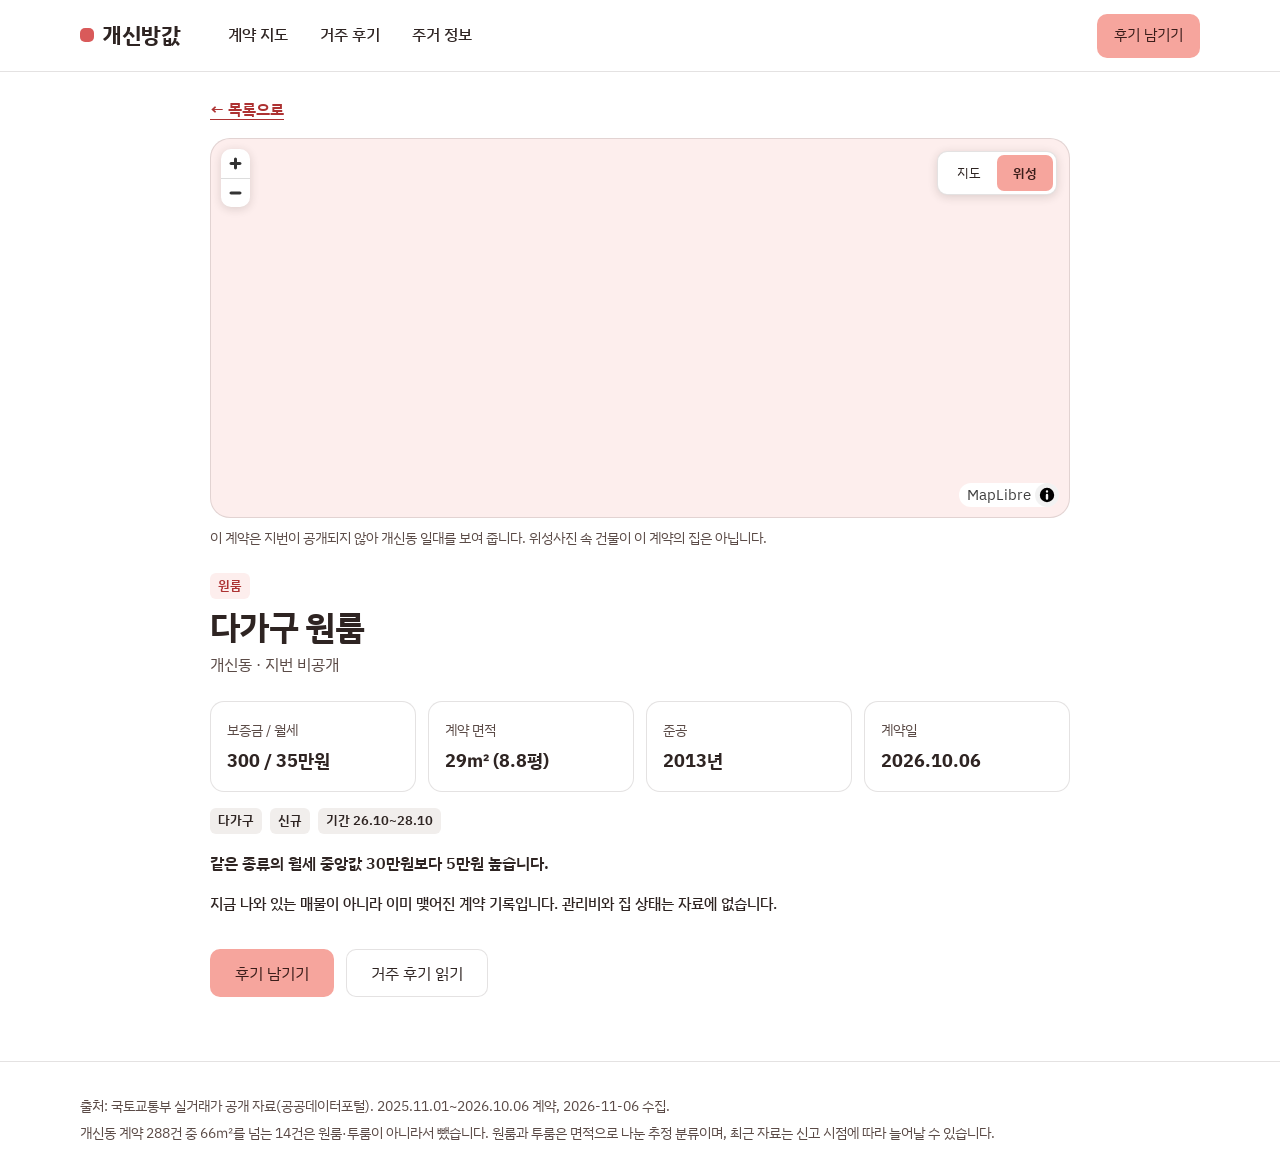
<file: detail.html>
<!doctype html>
<html lang="ko">
<head>
<meta charset="utf-8">
<meta name="viewport" content="width=device-width, initial-scale=1, viewport-fit=cover">
<link rel="preconnect" href="https://fonts.googleapis.com">
<link rel="preconnect" href="https://fonts.gstatic.com" crossorigin>
<link rel="stylesheet" href="https://fonts.googleapis.com/css2?family=IBM+Plex+Sans+KR:wght@400;500;600;700&display=swap">
<link rel="stylesheet" href="assets/vendor/maplibre-gl.css">
<link rel="stylesheet" href="assets/site.css">
<title>계약 상세 | 개신방값</title>
<meta name="description" content="개신동 전월세 계약 상세 정보와 위성사진.">
</head>
<body data-page="detail">
<div id="head"></div>
<main id="main"><div class="wrap detail" id="detail"></div></main>
<div id="foot"></div>
<script src="assets/vendor/maplibre-gl.js"></script>
<script src="assets/data.js"></script>
<script src="assets/coords.js"></script>
<script src="assets/site.js"></script>
</body>
</html>
</file>
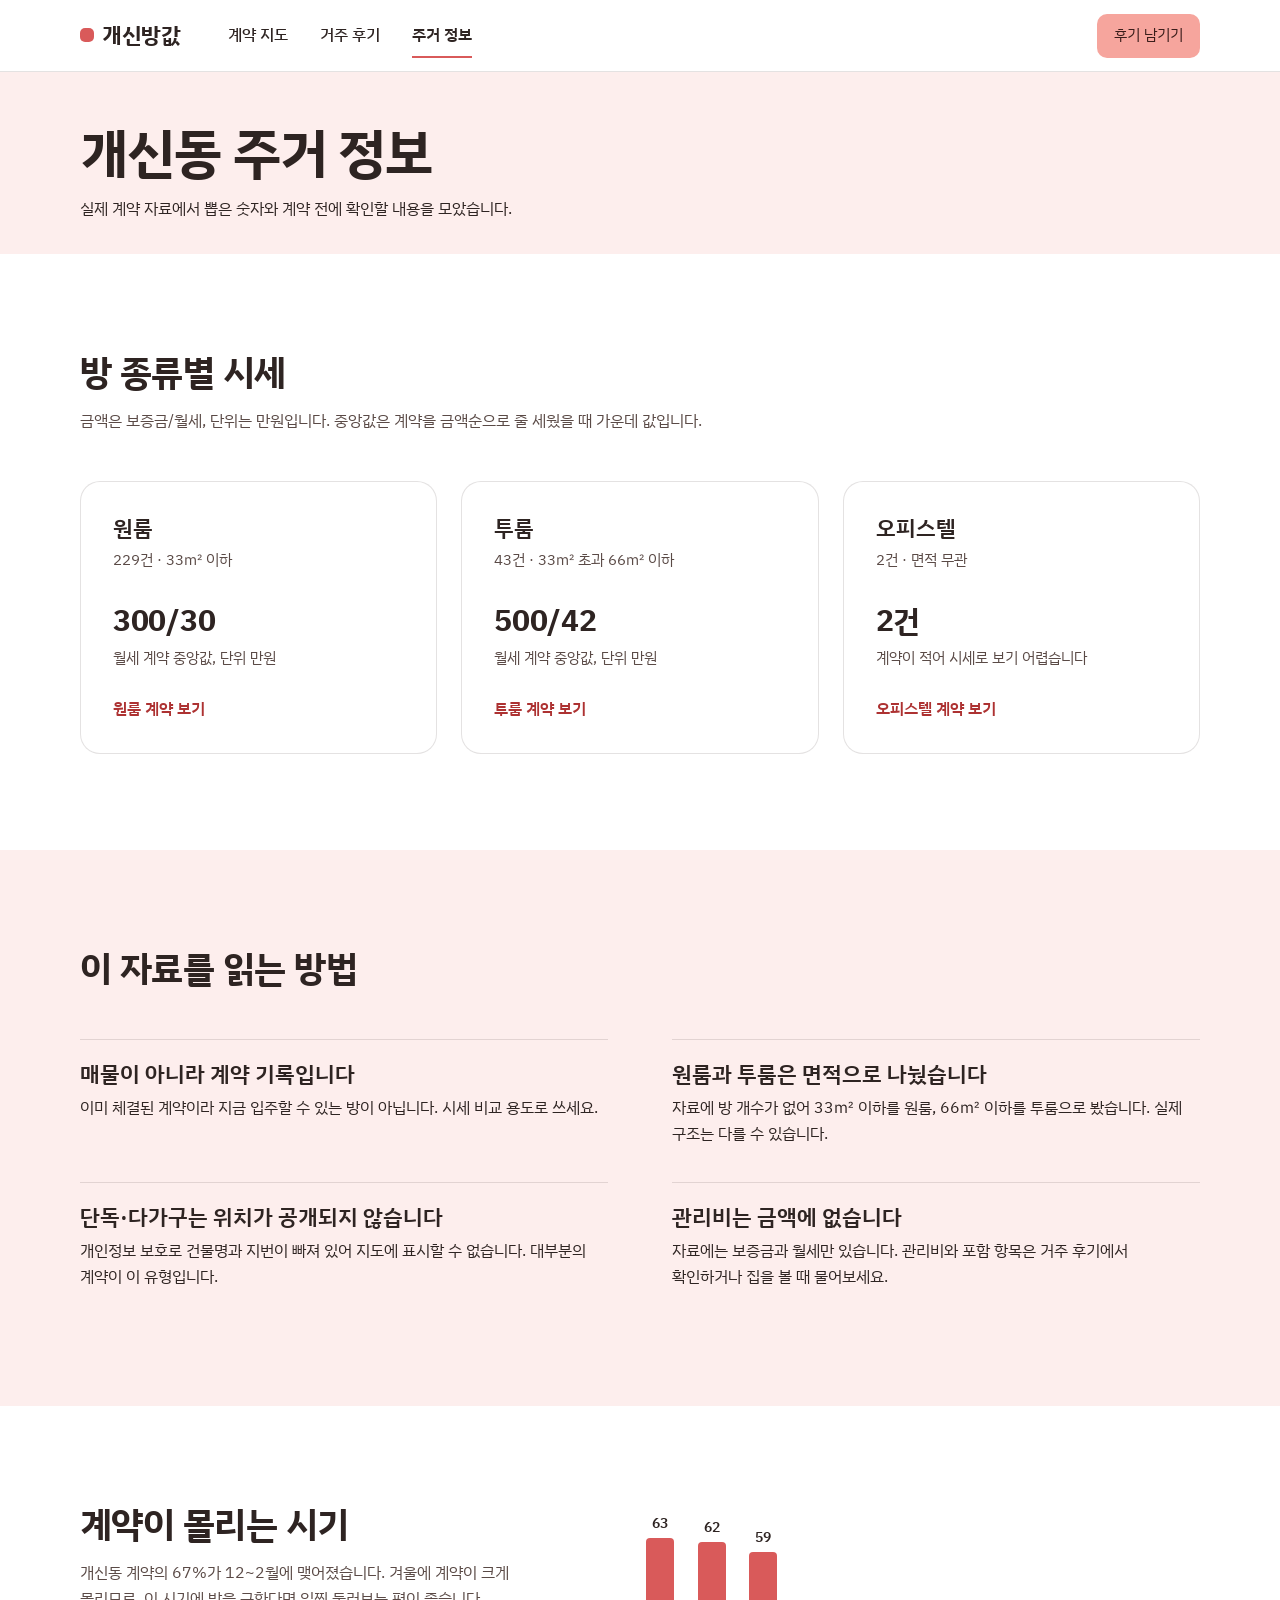
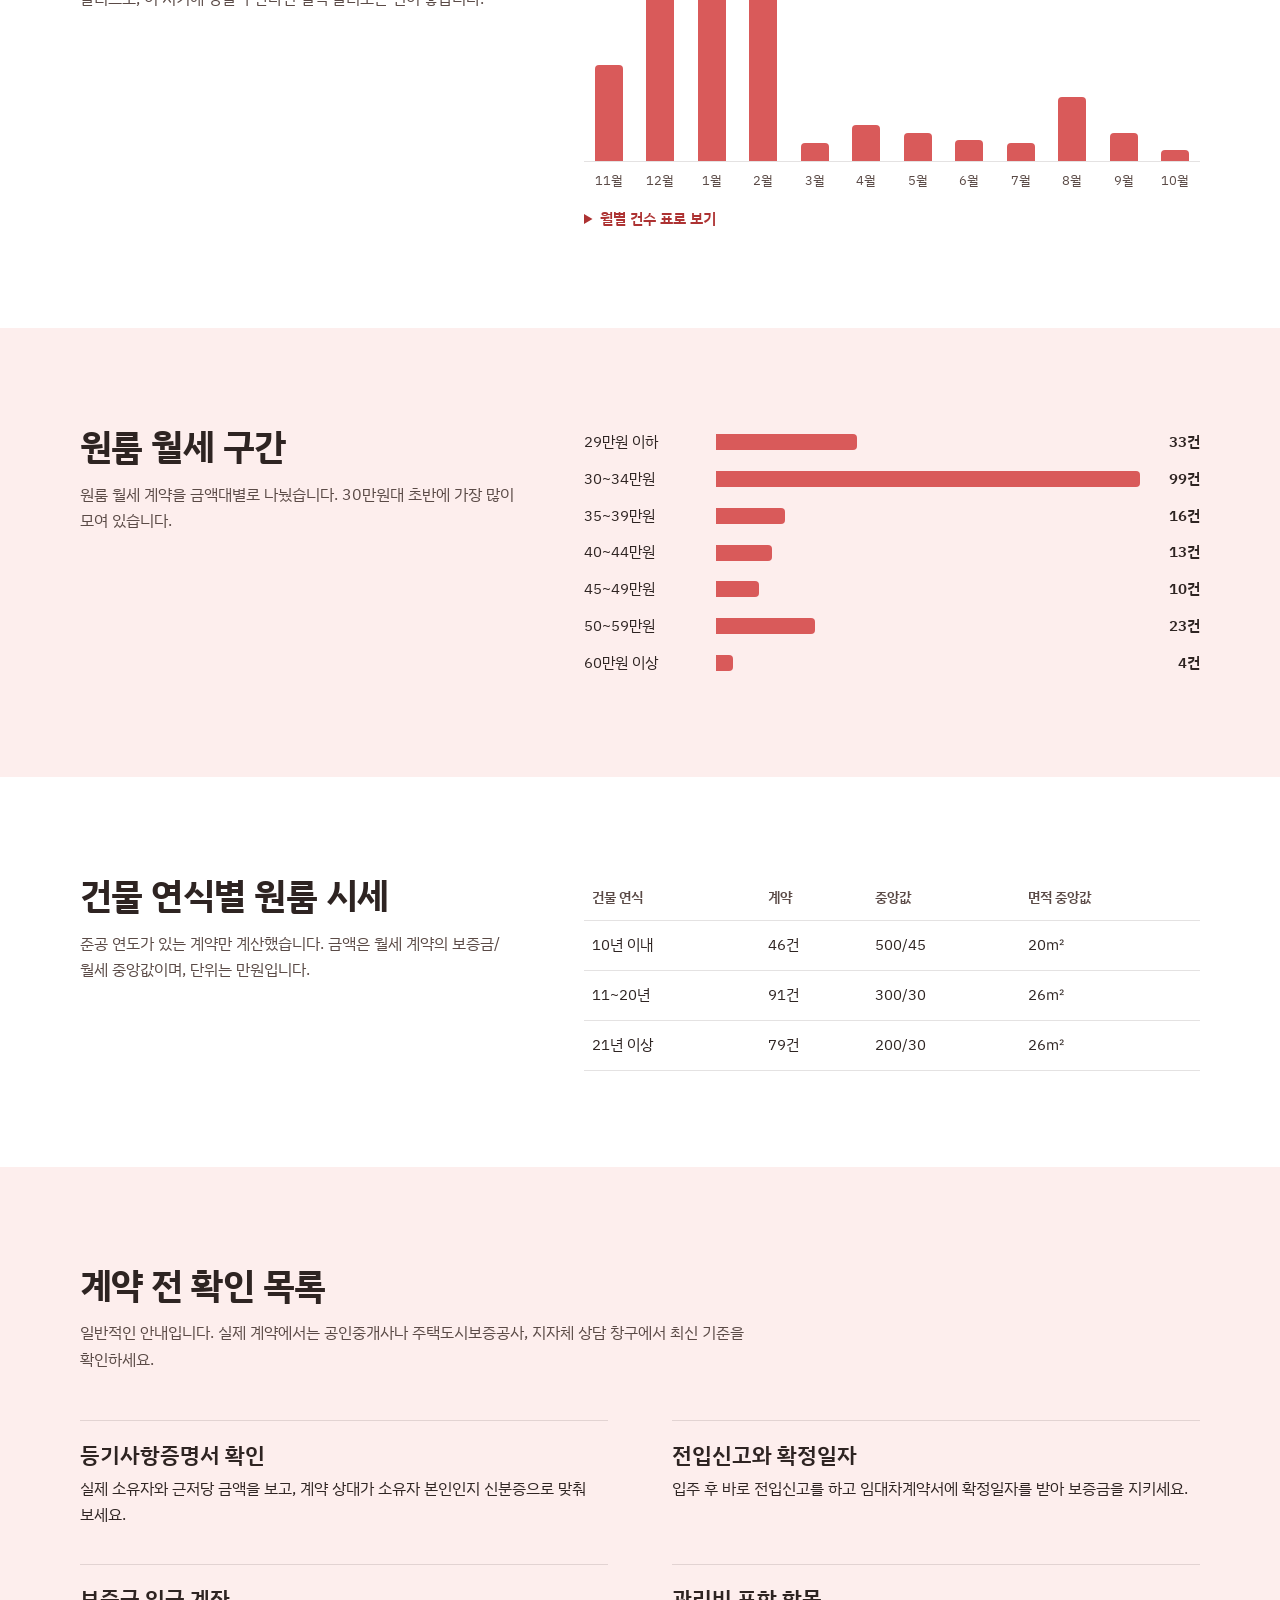
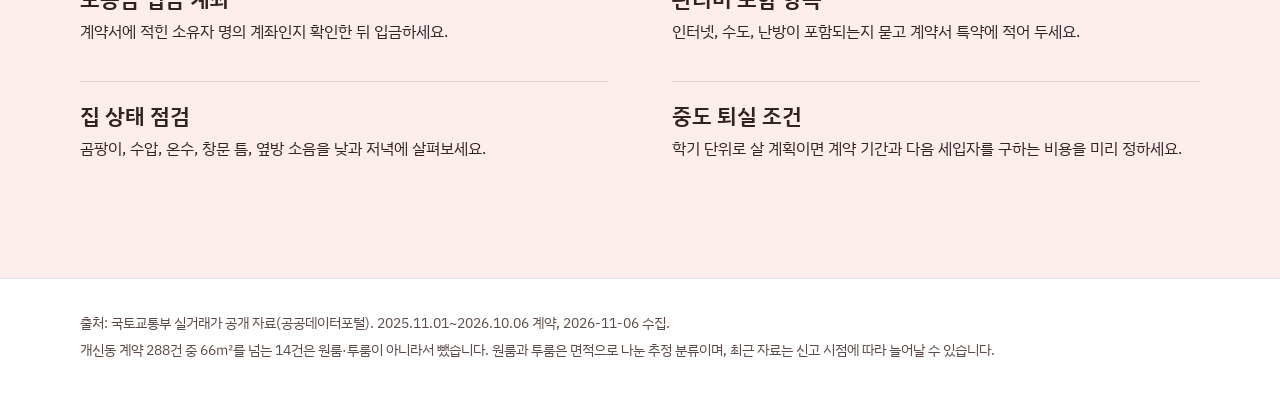
<file: guide.html>
<!doctype html>
<html lang="ko">
<head>
<meta charset="utf-8">
<meta name="viewport" content="width=device-width, initial-scale=1, viewport-fit=cover">
<link rel="preconnect" href="https://fonts.googleapis.com">
<link rel="preconnect" href="https://fonts.gstatic.com" crossorigin>
<link rel="stylesheet" href="https://fonts.googleapis.com/css2?family=IBM+Plex+Sans+KR:wght@400;500;600;700&display=swap">
<link rel="stylesheet" href="assets/site.css">
<title>주거 정보 | 개신방값</title>
<meta name="description" content="개신동 실거래 자료로 본 계약 시기, 월세 구간과 계약 전 확인할 내용.">
</head>
<body data-page="guide">
<div id="head"></div>
<main id="main">
<div class="pagehead"><div class="wrap">
<h1>개신동 주거 정보</h1>
<p class="sub">실제 계약 자료에서 뽑은 숫자와 계약 전에 확인할 내용을 모았습니다.</p>
</div></div>
<section class="block"><div class="wrap">
<h2>방 종류별 시세</h2>
<p class="sub">금액은 보증금/월세, 단위는 만원입니다. 중앙값은 계약을 금액순으로 줄 세웠을 때 가운데 값입니다.</p>
<div class="grid3" id="tiles"></div>
</div></section>
<section class="block block--alt"><div class="wrap">
<h2>이 자료를 읽는 방법</h2>
<ul class="checks">
<li><h3>매물이 아니라 계약 기록입니다</h3><p>이미 체결된 계약이라 지금 입주할 수 있는 방이 아닙니다. 시세 비교 용도로 쓰세요.</p></li>
<li><h3>원룸과 투룸은 면적으로 나눴습니다</h3><p>자료에 방 개수가 없어 33㎡ 이하를 원룸, 66㎡ 이하를 투룸으로 봤습니다. 실제 구조는 다를 수 있습니다.</p></li>
<li><h3>단독·다가구는 위치가 공개되지 않습니다</h3><p>개인정보 보호로 건물명과 지번이 빠져 있어 지도에 표시할 수 없습니다. 대부분의 계약이 이 유형입니다.</p></li>
<li><h3>관리비는 금액에 없습니다</h3><p>자료에는 보증금과 월세만 있습니다. 관리비와 포함 항목은 거주 후기에서 확인하거나 집을 볼 때 물어보세요.</p></li>
</ul>
</div></section>
<section class="block"><div class="wrap split">
<div><h2>계약이 몰리는 시기</h2><p class="sub" id="peakGuide"></p></div>
<div id="monthChart"></div>
</div></section>
<section class="block block--alt"><div class="wrap split">
<div><h2>원룸 월세 구간</h2><p class="sub">원룸 월세 계약을 금액대별로 나눴습니다. 30만원대 초반에 가장 많이 모여 있습니다.</p></div>
<ul class="hbars" id="bands"></ul>
</div></section>
<section class="block"><div class="wrap split">
<div><h2>건물 연식별 원룸 시세</h2><p class="sub">준공 연도가 있는 계약만 계산했습니다. 금액은 월세 계약의 보증금/월세 중앙값이며, 단위는 만원입니다.</p></div>
<table><thead><tr><th>건물 연식</th><th>계약</th><th>중앙값</th><th>면적 중앙값</th></tr></thead><tbody id="age"></tbody></table>
</div></section>
<section class="block block--alt"><div class="wrap">
<h2>계약 전 확인 목록</h2>
<p class="sub">일반적인 안내입니다. 실제 계약에서는 공인중개사나 주택도시보증공사, 지자체 상담 창구에서 최신 기준을 확인하세요.</p>
<ul class="checks">
<li><h3>등기사항증명서 확인</h3><p>실제 소유자와 근저당 금액을 보고, 계약 상대가 소유자 본인인지 신분증으로 맞춰 보세요.</p></li>
<li><h3>전입신고와 확정일자</h3><p>입주 후 바로 전입신고를 하고 임대차계약서에 확정일자를 받아 보증금을 지키세요.</p></li>
<li><h3>보증금 입금 계좌</h3><p>계약서에 적힌 소유자 명의 계좌인지 확인한 뒤 입금하세요.</p></li>
<li><h3>관리비 포함 항목</h3><p>인터넷, 수도, 난방이 포함되는지 묻고 계약서 특약에 적어 두세요.</p></li>
<li><h3>집 상태 점검</h3><p>곰팡이, 수압, 온수, 창문 틈, 옆방 소음을 낮과 저녁에 살펴보세요.</p></li>
<li><h3>중도 퇴실 조건</h3><p>학기 단위로 살 계획이면 계약 기간과 다음 세입자를 구하는 비용을 미리 정하세요.</p></li>
</ul>
</div></section>
</main>
<div id="foot"></div>
<script src="assets/data.js"></script>
<script src="assets/coords.js"></script>
<script src="assets/site.js"></script>
</body>
</html>
</file>
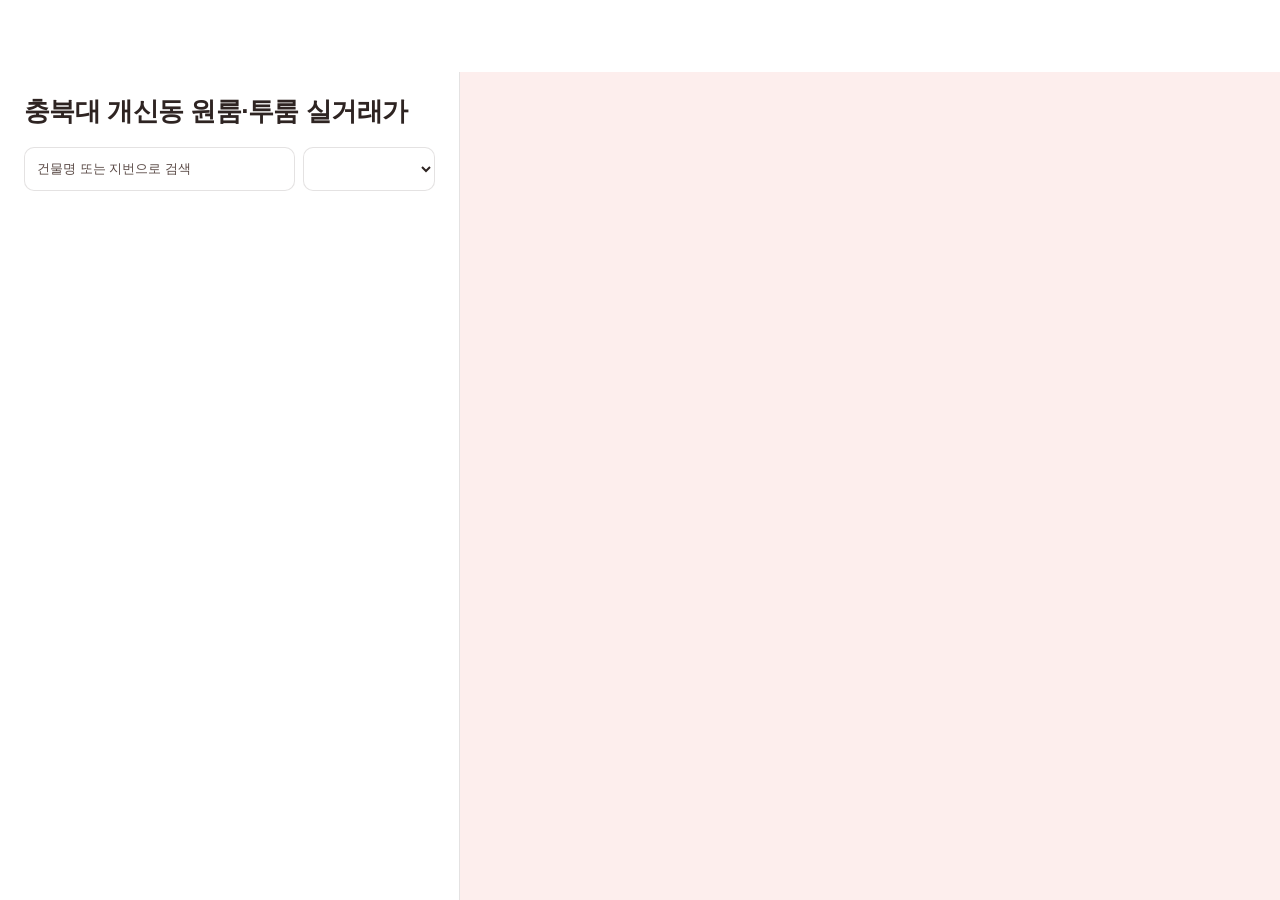
<file: oneroom.html>
<!doctype html>
<html lang="ko">
<head>
<meta charset="utf-8">
<meta http-equiv="refresh" content="0; url=index.html?room=oneroom">
<title>개신방값</title>
</head>
<body><a href="index.html?room=oneroom">계약 지도로 이동</a></body>
</html>
</file>
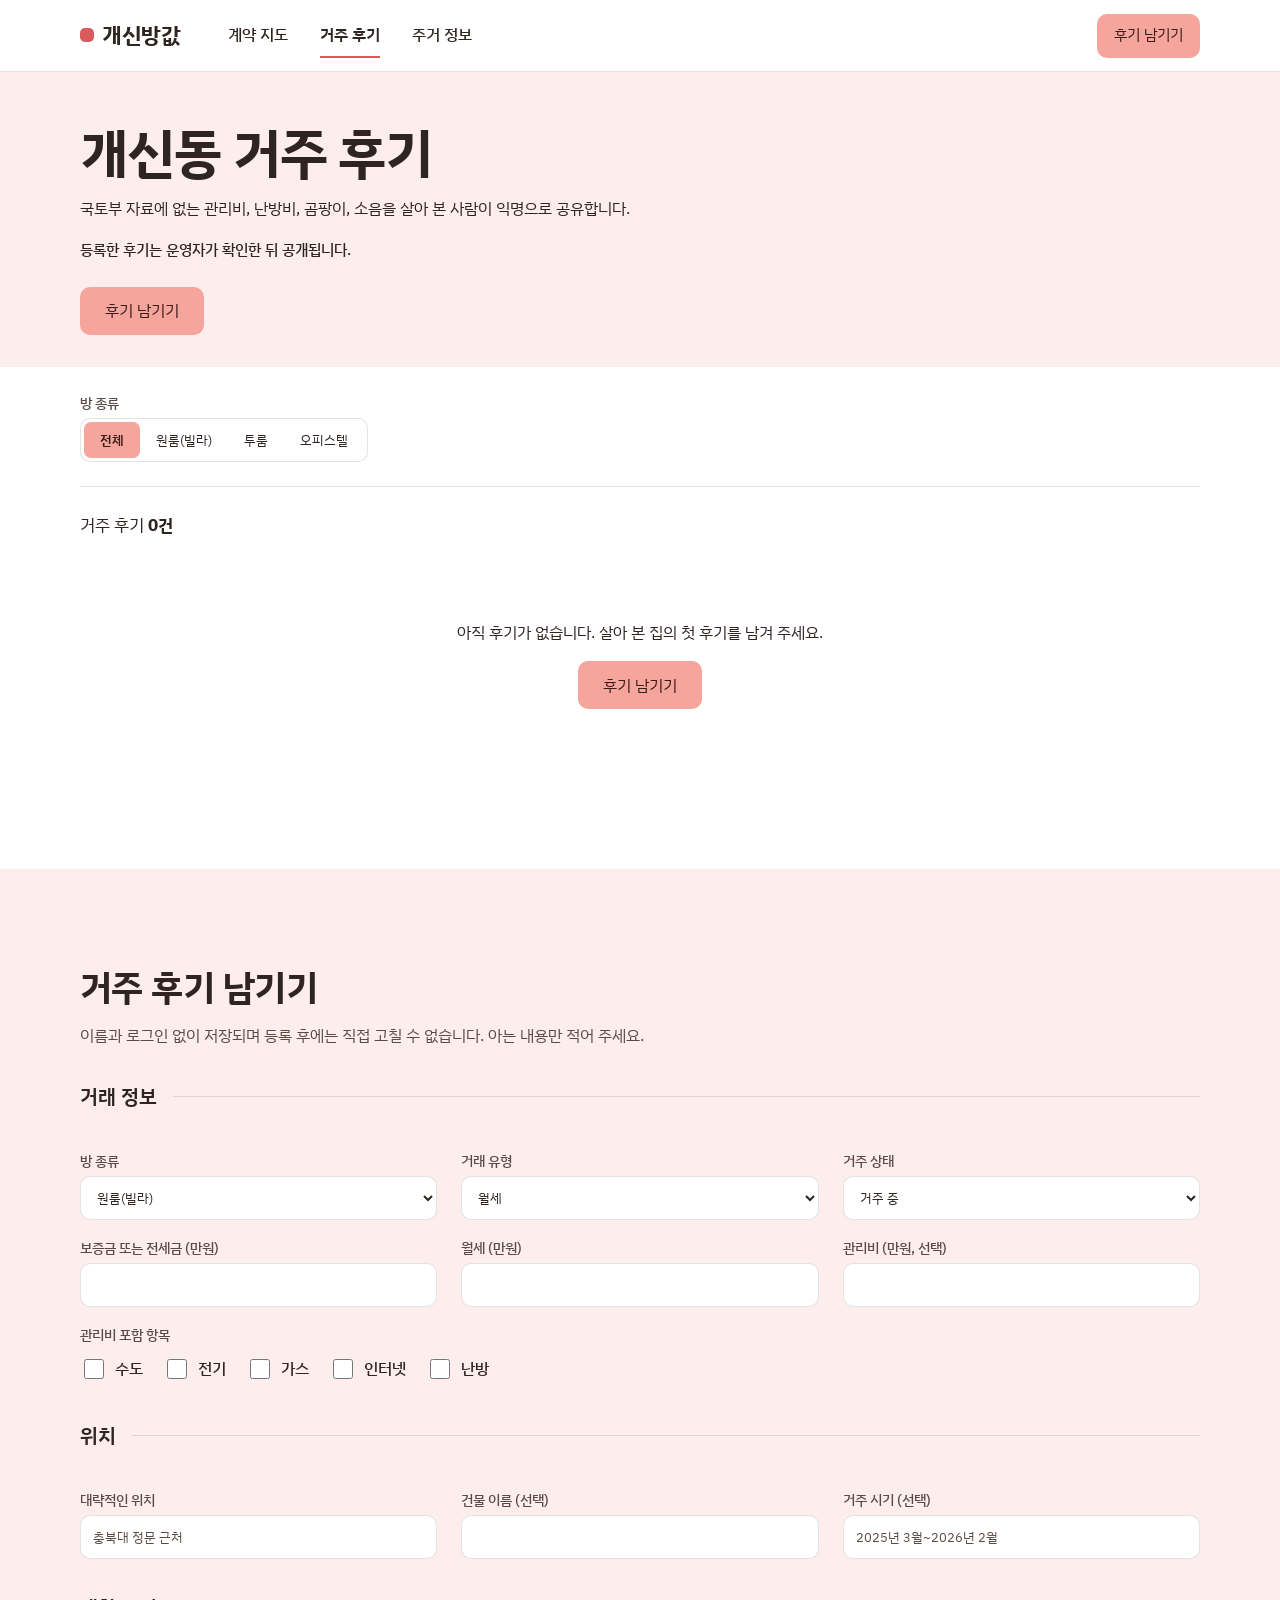
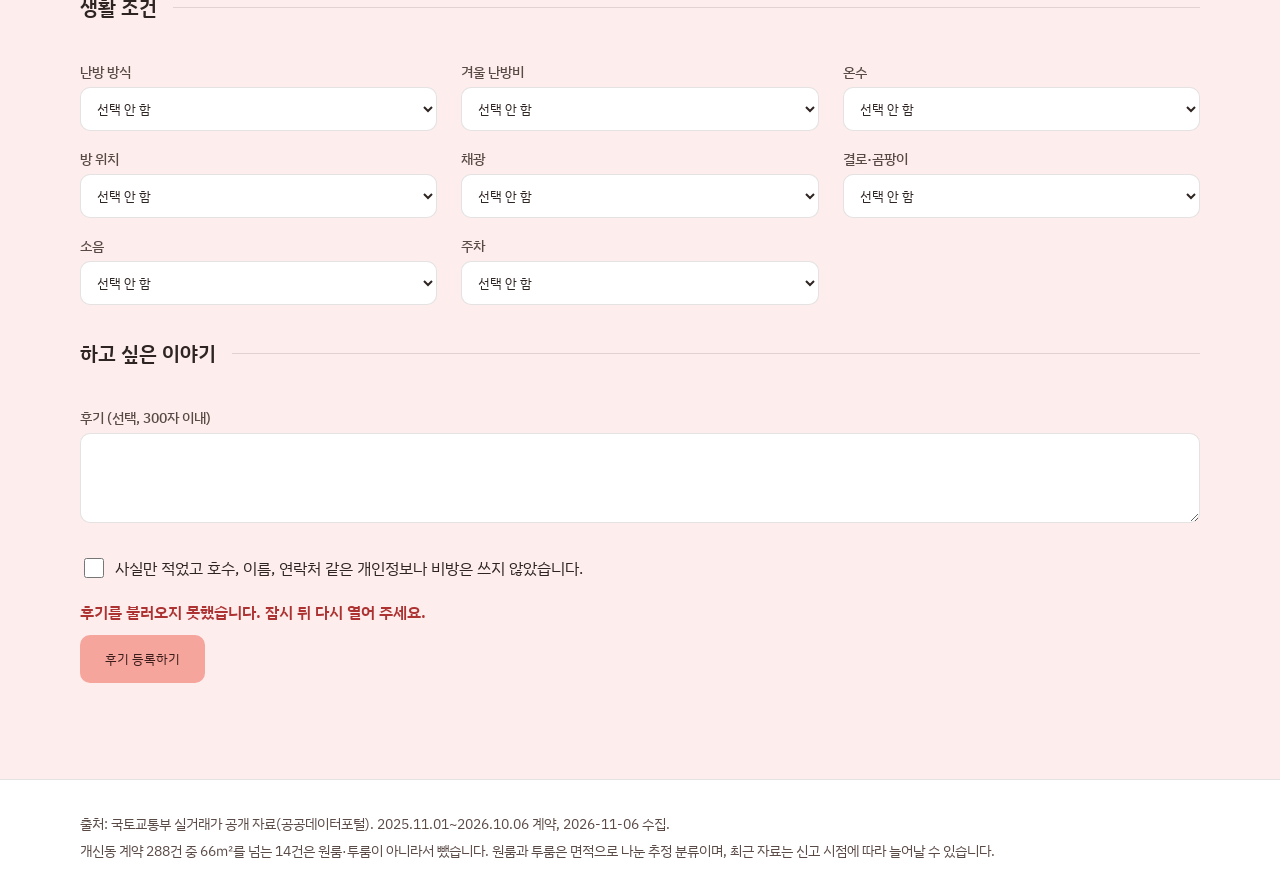
<file: review.html>
<!doctype html>
<html lang="ko">
<head>
<meta charset="utf-8">
<meta name="viewport" content="width=device-width, initial-scale=1, viewport-fit=cover">
<link rel="preconnect" href="https://fonts.googleapis.com">
<link rel="preconnect" href="https://fonts.gstatic.com" crossorigin>
<link rel="stylesheet" href="https://fonts.googleapis.com/css2?family=IBM+Plex+Sans+KR:wght@400;500;600;700&display=swap">
<link rel="stylesheet" href="assets/site.css">
<title>거주 후기 | 개신방값</title>
<meta name="description" content="개신동에 살아 본 사람들이 남기는 관리비, 난방비, 곰팡이, 소음 후기.">
</head>
<body data-page="review">
<div id="head"></div>
<main id="main">
<div class="pagehead"><div class="wrap">
<h1>개신동 거주 후기</h1>
<p class="sub">국토부 자료에 없는 관리비, 난방비, 곰팡이, 소음을 살아 본 사람이 익명으로 공유합니다.</p>
<p class="notice" id="mode"></p>
<div class="btn-row headaction"><a class="btn btn--primary" href="#write">후기 남기기</a></div>
</div></div>
<div class="wrap" id="reviewsTop">
<div class="filters"><div class="field field--seg"><span id="roomLabel">방 종류</span>
<div class="seg seg--rooms" role="group" aria-labelledby="roomLabel" id="roomFilter"></div></div></div>
<p class="result" id="reviewCount" aria-live="polite"></p>
<dl class="facts facts--tight" id="tally"></dl>
<div class="cards" id="reviews"></div>
</div>
<section class="block block--alt" id="write"><div class="wrap formwrap">
<h2>거주 후기 남기기</h2>
<p class="sub">이름과 로그인 없이 저장되며 등록 후에는 직접 고칠 수 없습니다. 아는 내용만 적어 주세요.</p>
<form id="reviewForm" novalidate>
<fieldset><legend>거래 정보</legend><div class="formgrid">
<label class="field">방 종류<select name="room" id="roomSelect"></select></label>
<label class="field">거래 유형<select name="deal"><option>월세</option><option>전세</option></select></label>
<label class="field">거주 상태<select name="stay"><option>거주 중</option><option>퇴거 후</option></select></label>
<label class="field">보증금 또는 전세금 (만원)<input name="deposit" inputmode="numeric" required></label>
<label class="field" id="rentField">월세 (만원)<input name="rent" inputmode="numeric"></label>
<label class="field">관리비 (만원, 선택)<input name="fee" inputmode="numeric"></label>
</div>
<div class="checks-row"><span>관리비 포함 항목</span><div id="includedFields"></div></div>
</fieldset>
<fieldset><legend>위치</legend><div class="formgrid">
<label class="field">대략적인 위치<input name="place" maxlength="40" required placeholder="충북대 정문 근처"></label>
<label class="field">건물 이름 (선택)<input name="building" maxlength="30"></label>
<label class="field">거주 시기 (선택)<input name="period" maxlength="20" placeholder="2025년 3월~2026년 2월"></label>
</div></fieldset>
<fieldset><legend>생활 조건</legend><div class="formgrid" id="choiceFields"></div></fieldset>
<fieldset><legend>하고 싶은 이야기</legend>
<label class="field field--wide">후기 (선택, 300자 이내)<textarea name="comment" maxlength="300" rows="4"></textarea></label>
</fieldset>
<label class="check check--agree"><input type="checkbox" name="agree">사실만 적었고 호수, 이름, 연락처 같은 개인정보나 비방은 쓰지 않았습니다.</label>
<input class="trap" name="website" tabindex="-1" autocomplete="off" aria-hidden="true">
<p class="formerror" id="formError" role="alert"></p>
<p class="formdone" id="formDone" role="status"></p>
<button class="btn btn--primary" type="submit">후기 등록하기</button>
</form>
</div></section>
</main>
<div id="foot"></div>
<script src="assets/data.js"></script>
<script src="assets/coords.js"></script>
<script src="assets/reviews-config.js"></script>
<script src="assets/site.js"></script>
<script src="assets/reviews.js"></script>
</body>
</html>
</file>
<file: assets/vendor/maplibre-gl.css>
.maplibregl-map{font:12px/20px Helvetica Neue,Arial,Helvetica,sans-serif;overflow:hidden;position:relative;-webkit-tap-highlight-color:rgb(0 0 0/0)}.maplibregl-canvas{left:0;position:absolute;top:0}.maplibregl-map:fullscreen{height:100%;width:100%}.maplibregl-ctrl-group button.maplibregl-ctrl-compass{touch-action:none}.maplibregl-canvas-container.maplibregl-interactive,.maplibregl-ctrl-group button.maplibregl-ctrl-compass{cursor:grab;-webkit-user-select:none;-moz-user-select:none;user-select:none}.maplibregl-canvas-container.maplibregl-interactive.maplibregl-track-pointer{cursor:pointer}.maplibregl-canvas-container.maplibregl-interactive:active,.maplibregl-ctrl-group button.maplibregl-ctrl-compass:active{cursor:grabbing}.maplibregl-canvas-container.maplibregl-touch-zoom-rotate,.maplibregl-canvas-container.maplibregl-touch-zoom-rotate .maplibregl-canvas{touch-action:pan-x pan-y}.maplibregl-canvas-container.maplibregl-touch-drag-pan,.maplibregl-canvas-container.maplibregl-touch-drag-pan .maplibregl-canvas{touch-action:pinch-zoom}.maplibregl-canvas-container.maplibregl-touch-zoom-rotate.maplibregl-touch-drag-pan,.maplibregl-canvas-container.maplibregl-touch-zoom-rotate.maplibregl-touch-drag-pan .maplibregl-canvas{touch-action:none}.maplibregl-canvas-container.maplibregl-touch-drag-pan.maplibregl-cooperative-gestures,.maplibregl-canvas-container.maplibregl-touch-drag-pan.maplibregl-cooperative-gestures .maplibregl-canvas{touch-action:pan-x pan-y}.maplibregl-ctrl-bottom-left,.maplibregl-ctrl-bottom-right,.maplibregl-ctrl-top-left,.maplibregl-ctrl-top-right{pointer-events:none;position:absolute;z-index:2}.maplibregl-ctrl-top-left{left:0;top:0}.maplibregl-ctrl-top-right{right:0;top:0}.maplibregl-ctrl-bottom-left{bottom:0;left:0}.maplibregl-ctrl-bottom-right{bottom:0;right:0}.maplibregl-ctrl{clear:both;pointer-events:auto;transform:translate(0)}.maplibregl-ctrl-top-left .maplibregl-ctrl{float:left;margin:10px 0 0 10px}.maplibregl-ctrl-top-right .maplibregl-ctrl{float:right;margin:10px 10px 0 0}.maplibregl-ctrl-bottom-left .maplibregl-ctrl{float:left;margin:0 0 10px 10px}.maplibregl-ctrl-bottom-right .maplibregl-ctrl{float:right;margin:0 10px 10px 0}.maplibregl-ctrl-group{background:#fff;border-radius:4px}.maplibregl-ctrl-group:not(:empty){box-shadow:0 0 0 2px rgba(0,0,0,.1)}@media (forced-colors:active){.maplibregl-ctrl-group:not(:empty){box-shadow:0 0 0 2px ButtonText}}.maplibregl-ctrl-group button{background-color:transparent;border:0;box-sizing:border-box;cursor:pointer;display:block;height:29px;outline:none;padding:0;width:29px}.maplibregl-ctrl-group button+button{border-top:1px solid #ddd}.maplibregl-ctrl button .maplibregl-ctrl-icon{background-position:50%;background-repeat:no-repeat;display:block;height:100%;width:100%}@media (forced-colors:active){.maplibregl-ctrl-icon{background-color:transparent}.maplibregl-ctrl-group button+button{border-top:1px solid ButtonText}}.maplibregl-ctrl button::-moz-focus-inner{border:0;padding:0}.maplibregl-ctrl-attrib-button:focus,.maplibregl-ctrl-group button:focus{box-shadow:0 0 2px 2px #0096ff}.maplibregl-ctrl button:disabled{cursor:not-allowed}.maplibregl-ctrl button:disabled .maplibregl-ctrl-icon{opacity:.25}.maplibregl-ctrl button:not(:disabled):hover{background-color:rgb(0 0 0/5%)}.maplibregl-ctrl-group button:focus:focus-visible{box-shadow:0 0 2px 2px #0096ff}.maplibregl-ctrl-group button:focus:not(:focus-visible){box-shadow:none}.maplibregl-ctrl-group button:focus:first-child{border-radius:4px 4px 0 0}.maplibregl-ctrl-group button:focus:last-child{border-radius:0 0 4px 4px}.maplibregl-ctrl-group button:focus:only-child{border-radius:inherit}.maplibregl-ctrl button.maplibregl-ctrl-zoom-out .maplibregl-ctrl-icon{background-image:url("data:image/svg+xml;charset=utf-8,%3Csvg xmlns='http://www.w3.org/2000/svg' width='29' height='29' fill='%23333' viewBox='0 0 29 29'%3E%3Cpath d='M10 13c-.75 0-1.5.75-1.5 1.5S9.25 16 10 16h9c.75 0 1.5-.75 1.5-1.5S19.75 13 19 13z'/%3E%3C/svg%3E")}.maplibregl-ctrl button.maplibregl-ctrl-zoom-in .maplibregl-ctrl-icon{background-image:url("data:image/svg+xml;charset=utf-8,%3Csvg xmlns='http://www.w3.org/2000/svg' width='29' height='29' fill='%23333' viewBox='0 0 29 29'%3E%3Cpath d='M14.5 8.5c-.75 0-1.5.75-1.5 1.5v3h-3c-.75 0-1.5.75-1.5 1.5S9.25 16 10 16h3v3c0 .75.75 1.5 1.5 1.5S16 19.75 16 19v-3h3c.75 0 1.5-.75 1.5-1.5S19.75 13 19 13h-3v-3c0-.75-.75-1.5-1.5-1.5'/%3E%3C/svg%3E")}@media (forced-colors:active){.maplibregl-ctrl button.maplibregl-ctrl-zoom-out .maplibregl-ctrl-icon{background-image:url("data:image/svg+xml;charset=utf-8,%3Csvg xmlns='http://www.w3.org/2000/svg' width='29' height='29' fill='%23fff' viewBox='0 0 29 29'%3E%3Cpath d='M10 13c-.75 0-1.5.75-1.5 1.5S9.25 16 10 16h9c.75 0 1.5-.75 1.5-1.5S19.75 13 19 13z'/%3E%3C/svg%3E")}.maplibregl-ctrl button.maplibregl-ctrl-zoom-in .maplibregl-ctrl-icon{background-image:url("data:image/svg+xml;charset=utf-8,%3Csvg xmlns='http://www.w3.org/2000/svg' width='29' height='29' fill='%23fff' viewBox='0 0 29 29'%3E%3Cpath d='M14.5 8.5c-.75 0-1.5.75-1.5 1.5v3h-3c-.75 0-1.5.75-1.5 1.5S9.25 16 10 16h3v3c0 .75.75 1.5 1.5 1.5S16 19.75 16 19v-3h3c.75 0 1.5-.75 1.5-1.5S19.75 13 19 13h-3v-3c0-.75-.75-1.5-1.5-1.5'/%3E%3C/svg%3E")}}@media (forced-colors:active) and (prefers-color-scheme:light){.maplibregl-ctrl button.maplibregl-ctrl-zoom-out .maplibregl-ctrl-icon{background-image:url("data:image/svg+xml;charset=utf-8,%3Csvg xmlns='http://www.w3.org/2000/svg' width='29' height='29' viewBox='0 0 29 29'%3E%3Cpath d='M10 13c-.75 0-1.5.75-1.5 1.5S9.25 16 10 16h9c.75 0 1.5-.75 1.5-1.5S19.75 13 19 13z'/%3E%3C/svg%3E")}.maplibregl-ctrl button.maplibregl-ctrl-zoom-in .maplibregl-ctrl-icon{background-image:url("data:image/svg+xml;charset=utf-8,%3Csvg xmlns='http://www.w3.org/2000/svg' width='29' height='29' viewBox='0 0 29 29'%3E%3Cpath d='M14.5 8.5c-.75 0-1.5.75-1.5 1.5v3h-3c-.75 0-1.5.75-1.5 1.5S9.25 16 10 16h3v3c0 .75.75 1.5 1.5 1.5S16 19.75 16 19v-3h3c.75 0 1.5-.75 1.5-1.5S19.75 13 19 13h-3v-3c0-.75-.75-1.5-1.5-1.5'/%3E%3C/svg%3E")}}.maplibregl-ctrl button.maplibregl-ctrl-fullscreen .maplibregl-ctrl-icon{background-image:url("data:image/svg+xml;charset=utf-8,%3Csvg xmlns='http://www.w3.org/2000/svg' width='29' height='29' fill='%23333' viewBox='0 0 29 29'%3E%3Cpath d='M24 16v5.5c0 1.75-.75 2.5-2.5 2.5H16v-1l3-1.5-4-5.5 1-1 5.5 4 1.5-3zM6 16l1.5 3 5.5-4 1 1-4 5.5 3 1.5v1H7.5C5.75 24 5 23.25 5 21.5V16zm7-11v1l-3 1.5 4 5.5-1 1-5.5-4L6 13H5V7.5C5 5.75 5.75 5 7.5 5zm11 2.5c0-1.75-.75-2.5-2.5-2.5H16v1l3 1.5-4 5.5 1 1 5.5-4 1.5 3h1z'/%3E%3C/svg%3E")}.maplibregl-ctrl button.maplibregl-ctrl-shrink .maplibregl-ctrl-icon{background-image:url("data:image/svg+xml;charset=utf-8,%3Csvg xmlns='http://www.w3.org/2000/svg' width='29' height='29' viewBox='0 0 29 29'%3E%3Cpath d='M18.5 16c-1.75 0-2.5.75-2.5 2.5V24h1l1.5-3 5.5 4 1-1-4-5.5 3-1.5v-1zM13 18.5c0-1.75-.75-2.5-2.5-2.5H5v1l3 1.5L4 24l1 1 5.5-4 1.5 3h1zm3-8c0 1.75.75 2.5 2.5 2.5H24v-1l-3-1.5L25 5l-1-1-5.5 4L17 5h-1zM10.5 13c1.75 0 2.5-.75 2.5-2.5V5h-1l-1.5 3L5 4 4 5l4 5.5L5 12v1z'/%3E%3C/svg%3E")}@media (forced-colors:active){.maplibregl-ctrl button.maplibregl-ctrl-fullscreen .maplibregl-ctrl-icon{background-image:url("data:image/svg+xml;charset=utf-8,%3Csvg xmlns='http://www.w3.org/2000/svg' width='29' height='29' fill='%23fff' viewBox='0 0 29 29'%3E%3Cpath d='M24 16v5.5c0 1.75-.75 2.5-2.5 2.5H16v-1l3-1.5-4-5.5 1-1 5.5 4 1.5-3zM6 16l1.5 3 5.5-4 1 1-4 5.5 3 1.5v1H7.5C5.75 24 5 23.25 5 21.5V16zm7-11v1l-3 1.5 4 5.5-1 1-5.5-4L6 13H5V7.5C5 5.75 5.75 5 7.5 5zm11 2.5c0-1.75-.75-2.5-2.5-2.5H16v1l3 1.5-4 5.5 1 1 5.5-4 1.5 3h1z'/%3E%3C/svg%3E")}.maplibregl-ctrl button.maplibregl-ctrl-shrink .maplibregl-ctrl-icon{background-image:url("data:image/svg+xml;charset=utf-8,%3Csvg xmlns='http://www.w3.org/2000/svg' width='29' height='29' fill='%23fff' viewBox='0 0 29 29'%3E%3Cpath d='M18.5 16c-1.75 0-2.5.75-2.5 2.5V24h1l1.5-3 5.5 4 1-1-4-5.5 3-1.5v-1zM13 18.5c0-1.75-.75-2.5-2.5-2.5H5v1l3 1.5L4 24l1 1 5.5-4 1.5 3h1zm3-8c0 1.75.75 2.5 2.5 2.5H24v-1l-3-1.5L25 5l-1-1-5.5 4L17 5h-1zM10.5 13c1.75 0 2.5-.75 2.5-2.5V5h-1l-1.5 3L5 4 4 5l4 5.5L5 12v1z'/%3E%3C/svg%3E")}}@media (forced-colors:active) and (prefers-color-scheme:light){.maplibregl-ctrl button.maplibregl-ctrl-fullscreen .maplibregl-ctrl-icon{background-image:url("data:image/svg+xml;charset=utf-8,%3Csvg xmlns='http://www.w3.org/2000/svg' width='29' height='29' viewBox='0 0 29 29'%3E%3Cpath d='M24 16v5.5c0 1.75-.75 2.5-2.5 2.5H16v-1l3-1.5-4-5.5 1-1 5.5 4 1.5-3zM6 16l1.5 3 5.5-4 1 1-4 5.5 3 1.5v1H7.5C5.75 24 5 23.25 5 21.5V16zm7-11v1l-3 1.5 4 5.5-1 1-5.5-4L6 13H5V7.5C5 5.75 5.75 5 7.5 5zm11 2.5c0-1.75-.75-2.5-2.5-2.5H16v1l3 1.5-4 5.5 1 1 5.5-4 1.5 3h1z'/%3E%3C/svg%3E")}.maplibregl-ctrl button.maplibregl-ctrl-shrink .maplibregl-ctrl-icon{background-image:url("data:image/svg+xml;charset=utf-8,%3Csvg xmlns='http://www.w3.org/2000/svg' width='29' height='29' viewBox='0 0 29 29'%3E%3Cpath d='M18.5 16c-1.75 0-2.5.75-2.5 2.5V24h1l1.5-3 5.5 4 1-1-4-5.5 3-1.5v-1zM13 18.5c0-1.75-.75-2.5-2.5-2.5H5v1l3 1.5L4 24l1 1 5.5-4 1.5 3h1zm3-8c0 1.75.75 2.5 2.5 2.5H24v-1l-3-1.5L25 5l-1-1-5.5 4L17 5h-1zM10.5 13c1.75 0 2.5-.75 2.5-2.5V5h-1l-1.5 3L5 4 4 5l4 5.5L5 12v1z'/%3E%3C/svg%3E")}}.maplibregl-ctrl button.maplibregl-ctrl-compass .maplibregl-ctrl-icon{background-image:url("data:image/svg+xml;charset=utf-8,%3Csvg xmlns='http://www.w3.org/2000/svg' width='29' height='29' fill='%23333' viewBox='0 0 29 29'%3E%3Cpath d='m10.5 14 4-8 4 8z'/%3E%3Cpath fill='%23ccc' d='m10.5 16 4 8 4-8z'/%3E%3C/svg%3E")}@media (forced-colors:active){.maplibregl-ctrl button.maplibregl-ctrl-compass .maplibregl-ctrl-icon{background-image:url("data:image/svg+xml;charset=utf-8,%3Csvg xmlns='http://www.w3.org/2000/svg' width='29' height='29' fill='%23fff' viewBox='0 0 29 29'%3E%3Cpath d='m10.5 14 4-8 4 8z'/%3E%3Cpath fill='%23ccc' d='m10.5 16 4 8 4-8z'/%3E%3C/svg%3E")}}@media (forced-colors:active) and (prefers-color-scheme:light){.maplibregl-ctrl button.maplibregl-ctrl-compass .maplibregl-ctrl-icon{background-image:url("data:image/svg+xml;charset=utf-8,%3Csvg xmlns='http://www.w3.org/2000/svg' width='29' height='29' viewBox='0 0 29 29'%3E%3Cpath d='m10.5 14 4-8 4 8z'/%3E%3Cpath fill='%23ccc' d='m10.5 16 4 8 4-8z'/%3E%3C/svg%3E")}}.maplibregl-ctrl button.maplibregl-ctrl-terrain .maplibregl-ctrl-icon{background-image:url("data:image/svg+xml;charset=utf-8,%3Csvg xmlns='http://www.w3.org/2000/svg' width='22' height='22' fill='%23333' viewBox='0 0 22 22'%3E%3Cpath d='m1.754 13.406 4.453-4.851 3.09 3.09 3.281 3.277.969-.969-3.309-3.312 3.844-4.121 6.148 6.886h1.082v-.855l-7.207-8.07-4.84 5.187L6.169 6.57l-5.48 5.965v.871ZM.688 16.844h20.625v1.375H.688Zm0 0'/%3E%3C/svg%3E")}.maplibregl-ctrl button.maplibregl-ctrl-terrain-enabled .maplibregl-ctrl-icon{background-image:url("data:image/svg+xml;charset=utf-8,%3Csvg xmlns='http://www.w3.org/2000/svg' width='22' height='22' fill='%2333b5e5' viewBox='0 0 22 22'%3E%3Cpath d='m1.754 13.406 4.453-4.851 3.09 3.09 3.281 3.277.969-.969-3.309-3.312 3.844-4.121 6.148 6.886h1.082v-.855l-7.207-8.07-4.84 5.187L6.169 6.57l-5.48 5.965v.871ZM.688 16.844h20.625v1.375H.688Zm0 0'/%3E%3C/svg%3E")}.maplibregl-ctrl button.maplibregl-ctrl-geolocate .maplibregl-ctrl-icon{background-image:url("data:image/svg+xml;charset=utf-8,%3Csvg xmlns='http://www.w3.org/2000/svg' width='29' height='29' fill='%23333' viewBox='0 0 20 20'%3E%3Cpath d='M10 4C9 4 9 5 9 5v.1A5 5 0 0 0 5.1 9H5s-1 0-1 1 1 1 1 1h.1A5 5 0 0 0 9 14.9v.1s0 1 1 1 1-1 1-1v-.1a5 5 0 0 0 3.9-3.9h.1s1 0 1-1-1-1-1-1h-.1A5 5 0 0 0 11 5.1V5s0-1-1-1m0 2.5a3.5 3.5 0 1 1 0 7 3.5 3.5 0 1 1 0-7'/%3E%3Ccircle cx='10' cy='10' r='2'/%3E%3C/svg%3E")}.maplibregl-ctrl button.maplibregl-ctrl-geolocate:disabled .maplibregl-ctrl-icon{background-image:url("data:image/svg+xml;charset=utf-8,%3Csvg xmlns='http://www.w3.org/2000/svg' width='29' height='29' fill='%23aaa' viewBox='0 0 20 20'%3E%3Cpath d='M10 4C9 4 9 5 9 5v.1A5 5 0 0 0 5.1 9H5s-1 0-1 1 1 1 1 1h.1A5 5 0 0 0 9 14.9v.1s0 1 1 1 1-1 1-1v-.1a5 5 0 0 0 3.9-3.9h.1s1 0 1-1-1-1-1-1h-.1A5 5 0 0 0 11 5.1V5s0-1-1-1m0 2.5a3.5 3.5 0 1 1 0 7 3.5 3.5 0 1 1 0-7'/%3E%3Ccircle cx='10' cy='10' r='2'/%3E%3Cpath fill='red' d='m14 5 1 1-9 9-1-1z'/%3E%3C/svg%3E")}.maplibregl-ctrl button.maplibregl-ctrl-geolocate.maplibregl-ctrl-geolocate-active .maplibregl-ctrl-icon{background-image:url("data:image/svg+xml;charset=utf-8,%3Csvg xmlns='http://www.w3.org/2000/svg' width='29' height='29' fill='%2333b5e5' viewBox='0 0 20 20'%3E%3Cpath d='M10 4C9 4 9 5 9 5v.1A5 5 0 0 0 5.1 9H5s-1 0-1 1 1 1 1 1h.1A5 5 0 0 0 9 14.9v.1s0 1 1 1 1-1 1-1v-.1a5 5 0 0 0 3.9-3.9h.1s1 0 1-1-1-1-1-1h-.1A5 5 0 0 0 11 5.1V5s0-1-1-1m0 2.5a3.5 3.5 0 1 1 0 7 3.5 3.5 0 1 1 0-7'/%3E%3Ccircle cx='10' cy='10' r='2'/%3E%3C/svg%3E")}.maplibregl-ctrl button.maplibregl-ctrl-geolocate.maplibregl-ctrl-geolocate-active-error .maplibregl-ctrl-icon{background-image:url("data:image/svg+xml;charset=utf-8,%3Csvg xmlns='http://www.w3.org/2000/svg' width='29' height='29' fill='%23e58978' viewBox='0 0 20 20'%3E%3Cpath d='M10 4C9 4 9 5 9 5v.1A5 5 0 0 0 5.1 9H5s-1 0-1 1 1 1 1 1h.1A5 5 0 0 0 9 14.9v.1s0 1 1 1 1-1 1-1v-.1a5 5 0 0 0 3.9-3.9h.1s1 0 1-1-1-1-1-1h-.1A5 5 0 0 0 11 5.1V5s0-1-1-1m0 2.5a3.5 3.5 0 1 1 0 7 3.5 3.5 0 1 1 0-7'/%3E%3Ccircle cx='10' cy='10' r='2'/%3E%3C/svg%3E")}.maplibregl-ctrl button.maplibregl-ctrl-geolocate.maplibregl-ctrl-geolocate-background .maplibregl-ctrl-icon{background-image:url("data:image/svg+xml;charset=utf-8,%3Csvg xmlns='http://www.w3.org/2000/svg' width='29' height='29' fill='%2333b5e5' viewBox='0 0 20 20'%3E%3Cpath d='M10 4C9 4 9 5 9 5v.1A5 5 0 0 0 5.1 9H5s-1 0-1 1 1 1 1 1h.1A5 5 0 0 0 9 14.9v.1s0 1 1 1 1-1 1-1v-.1a5 5 0 0 0 3.9-3.9h.1s1 0 1-1-1-1-1-1h-.1A5 5 0 0 0 11 5.1V5s0-1-1-1m0 2.5a3.5 3.5 0 1 1 0 7 3.5 3.5 0 1 1 0-7'/%3E%3C/svg%3E")}.maplibregl-ctrl button.maplibregl-ctrl-geolocate.maplibregl-ctrl-geolocate-background-error .maplibregl-ctrl-icon{background-image:url("data:image/svg+xml;charset=utf-8,%3Csvg xmlns='http://www.w3.org/2000/svg' width='29' height='29' fill='%23e54e33' viewBox='0 0 20 20'%3E%3Cpath d='M10 4C9 4 9 5 9 5v.1A5 5 0 0 0 5.1 9H5s-1 0-1 1 1 1 1 1h.1A5 5 0 0 0 9 14.9v.1s0 1 1 1 1-1 1-1v-.1a5 5 0 0 0 3.9-3.9h.1s1 0 1-1-1-1-1-1h-.1A5 5 0 0 0 11 5.1V5s0-1-1-1m0 2.5a3.5 3.5 0 1 1 0 7 3.5 3.5 0 1 1 0-7'/%3E%3C/svg%3E")}.maplibregl-ctrl button.maplibregl-ctrl-geolocate.maplibregl-ctrl-geolocate-waiting .maplibregl-ctrl-icon{animation:maplibregl-spin 2s linear infinite}@media (forced-colors:active){.maplibregl-ctrl button.maplibregl-ctrl-geolocate .maplibregl-ctrl-icon{background-image:url("data:image/svg+xml;charset=utf-8,%3Csvg xmlns='http://www.w3.org/2000/svg' width='29' height='29' fill='%23fff' viewBox='0 0 20 20'%3E%3Cpath d='M10 4C9 4 9 5 9 5v.1A5 5 0 0 0 5.1 9H5s-1 0-1 1 1 1 1 1h.1A5 5 0 0 0 9 14.9v.1s0 1 1 1 1-1 1-1v-.1a5 5 0 0 0 3.9-3.9h.1s1 0 1-1-1-1-1-1h-.1A5 5 0 0 0 11 5.1V5s0-1-1-1m0 2.5a3.5 3.5 0 1 1 0 7 3.5 3.5 0 1 1 0-7'/%3E%3Ccircle cx='10' cy='10' r='2'/%3E%3C/svg%3E")}.maplibregl-ctrl button.maplibregl-ctrl-geolocate:disabled .maplibregl-ctrl-icon{background-image:url("data:image/svg+xml;charset=utf-8,%3Csvg xmlns='http://www.w3.org/2000/svg' width='29' height='29' fill='%23999' viewBox='0 0 20 20'%3E%3Cpath d='M10 4C9 4 9 5 9 5v.1A5 5 0 0 0 5.1 9H5s-1 0-1 1 1 1 1 1h.1A5 5 0 0 0 9 14.9v.1s0 1 1 1 1-1 1-1v-.1a5 5 0 0 0 3.9-3.9h.1s1 0 1-1-1-1-1-1h-.1A5 5 0 0 0 11 5.1V5s0-1-1-1m0 2.5a3.5 3.5 0 1 1 0 7 3.5 3.5 0 1 1 0-7'/%3E%3Ccircle cx='10' cy='10' r='2'/%3E%3Cpath fill='red' d='m14 5 1 1-9 9-1-1z'/%3E%3C/svg%3E")}.maplibregl-ctrl button.maplibregl-ctrl-geolocate.maplibregl-ctrl-geolocate-active .maplibregl-ctrl-icon{background-image:url("data:image/svg+xml;charset=utf-8,%3Csvg xmlns='http://www.w3.org/2000/svg' width='29' height='29' fill='%2333b5e5' viewBox='0 0 20 20'%3E%3Cpath d='M10 4C9 4 9 5 9 5v.1A5 5 0 0 0 5.1 9H5s-1 0-1 1 1 1 1 1h.1A5 5 0 0 0 9 14.9v.1s0 1 1 1 1-1 1-1v-.1a5 5 0 0 0 3.9-3.9h.1s1 0 1-1-1-1-1-1h-.1A5 5 0 0 0 11 5.1V5s0-1-1-1m0 2.5a3.5 3.5 0 1 1 0 7 3.5 3.5 0 1 1 0-7'/%3E%3Ccircle cx='10' cy='10' r='2'/%3E%3C/svg%3E")}.maplibregl-ctrl button.maplibregl-ctrl-geolocate.maplibregl-ctrl-geolocate-active-error .maplibregl-ctrl-icon{background-image:url("data:image/svg+xml;charset=utf-8,%3Csvg xmlns='http://www.w3.org/2000/svg' width='29' height='29' fill='%23e58978' viewBox='0 0 20 20'%3E%3Cpath d='M10 4C9 4 9 5 9 5v.1A5 5 0 0 0 5.1 9H5s-1 0-1 1 1 1 1 1h.1A5 5 0 0 0 9 14.9v.1s0 1 1 1 1-1 1-1v-.1a5 5 0 0 0 3.9-3.9h.1s1 0 1-1-1-1-1-1h-.1A5 5 0 0 0 11 5.1V5s0-1-1-1m0 2.5a3.5 3.5 0 1 1 0 7 3.5 3.5 0 1 1 0-7'/%3E%3Ccircle cx='10' cy='10' r='2'/%3E%3C/svg%3E")}.maplibregl-ctrl button.maplibregl-ctrl-geolocate.maplibregl-ctrl-geolocate-background .maplibregl-ctrl-icon{background-image:url("data:image/svg+xml;charset=utf-8,%3Csvg xmlns='http://www.w3.org/2000/svg' width='29' height='29' fill='%2333b5e5' viewBox='0 0 20 20'%3E%3Cpath d='M10 4C9 4 9 5 9 5v.1A5 5 0 0 0 5.1 9H5s-1 0-1 1 1 1 1 1h.1A5 5 0 0 0 9 14.9v.1s0 1 1 1 1-1 1-1v-.1a5 5 0 0 0 3.9-3.9h.1s1 0 1-1-1-1-1-1h-.1A5 5 0 0 0 11 5.1V5s0-1-1-1m0 2.5a3.5 3.5 0 1 1 0 7 3.5 3.5 0 1 1 0-7'/%3E%3C/svg%3E")}.maplibregl-ctrl button.maplibregl-ctrl-geolocate.maplibregl-ctrl-geolocate-background-error .maplibregl-ctrl-icon{background-image:url("data:image/svg+xml;charset=utf-8,%3Csvg xmlns='http://www.w3.org/2000/svg' width='29' height='29' fill='%23e54e33' viewBox='0 0 20 20'%3E%3Cpath d='M10 4C9 4 9 5 9 5v.1A5 5 0 0 0 5.1 9H5s-1 0-1 1 1 1 1 1h.1A5 5 0 0 0 9 14.9v.1s0 1 1 1 1-1 1-1v-.1a5 5 0 0 0 3.9-3.9h.1s1 0 1-1-1-1-1-1h-.1A5 5 0 0 0 11 5.1V5s0-1-1-1m0 2.5a3.5 3.5 0 1 1 0 7 3.5 3.5 0 1 1 0-7'/%3E%3C/svg%3E")}}@media (forced-colors:active) and (prefers-color-scheme:light){.maplibregl-ctrl button.maplibregl-ctrl-geolocate .maplibregl-ctrl-icon{background-image:url("data:image/svg+xml;charset=utf-8,%3Csvg xmlns='http://www.w3.org/2000/svg' width='29' height='29' viewBox='0 0 20 20'%3E%3Cpath d='M10 4C9 4 9 5 9 5v.1A5 5 0 0 0 5.1 9H5s-1 0-1 1 1 1 1 1h.1A5 5 0 0 0 9 14.9v.1s0 1 1 1 1-1 1-1v-.1a5 5 0 0 0 3.9-3.9h.1s1 0 1-1-1-1-1-1h-.1A5 5 0 0 0 11 5.1V5s0-1-1-1m0 2.5a3.5 3.5 0 1 1 0 7 3.5 3.5 0 1 1 0-7'/%3E%3Ccircle cx='10' cy='10' r='2'/%3E%3C/svg%3E")}.maplibregl-ctrl button.maplibregl-ctrl-geolocate:disabled .maplibregl-ctrl-icon{background-image:url("data:image/svg+xml;charset=utf-8,%3Csvg xmlns='http://www.w3.org/2000/svg' width='29' height='29' fill='%23666' viewBox='0 0 20 20'%3E%3Cpath d='M10 4C9 4 9 5 9 5v.1A5 5 0 0 0 5.1 9H5s-1 0-1 1 1 1 1 1h.1A5 5 0 0 0 9 14.9v.1s0 1 1 1 1-1 1-1v-.1a5 5 0 0 0 3.9-3.9h.1s1 0 1-1-1-1-1-1h-.1A5 5 0 0 0 11 5.1V5s0-1-1-1m0 2.5a3.5 3.5 0 1 1 0 7 3.5 3.5 0 1 1 0-7'/%3E%3Ccircle cx='10' cy='10' r='2'/%3E%3Cpath fill='red' d='m14 5 1 1-9 9-1-1z'/%3E%3C/svg%3E")}}@keyframes maplibregl-spin{0%{transform:rotate(0deg)}to{transform:rotate(1turn)}}a.maplibregl-ctrl-logo{background-image:url("data:image/svg+xml;charset=utf-8,%3Csvg xmlns='http://www.w3.org/2000/svg' width='88' height='23' fill='none'%3E%3Cpath fill='%23000' fill-opacity='.4' fill-rule='evenodd' d='M17.408 16.796h-1.827l2.501-12.095h.198l3.324 6.533.988 2.19.988-2.19 3.258-6.533h.181l2.6 12.095h-1.81l-1.218-5.644-.362-1.71-.658 1.71-2.929 5.644h-.098l-2.914-5.644-.757-1.71-.345 1.71zm1.958-3.42-.726 3.663a1.255 1.255 0 0 1-1.232 1.011h-1.827a1.255 1.255 0 0 1-1.229-1.509l2.501-12.095a1.255 1.255 0 0 1 1.23-1.001h.197a1.25 1.25 0 0 1 1.12.685l3.19 6.273 3.125-6.263a1.25 1.25 0 0 1 1.123-.695h.181a1.255 1.255 0 0 1 1.227.991l1.443 6.71a5 5 0 0 1 .314-.787l.009-.016a4.6 4.6 0 0 1 1.777-1.887c.782-.46 1.668-.667 2.611-.667a4.6 4.6 0 0 1 1.7.32l.306.134c.21-.16.474-.256.759-.256h1.694a1.255 1.255 0 0 1 1.212.925 1.255 1.255 0 0 1 1.212-.925h1.711c.284 0 .545.094.755.252.613-.3 1.312-.45 2.075-.45 1.356 0 2.557.445 3.482 1.4q.47.48.763 1.064V4.701a1.255 1.255 0 0 1 1.255-1.255h1.86A1.255 1.255 0 0 1 54.44 4.7v9.194h2.217c.19 0 .37.043.532.118v-4.77c0-.356.147-.678.385-.906a2.42 2.42 0 0 1-.682-1.71c0-.665.267-1.253.735-1.7a2.45 2.45 0 0 1 1.722-.674 2.43 2.43 0 0 1 1.705.675q.318.302.504.683V4.7a1.255 1.255 0 0 1 1.255-1.255h1.744A1.255 1.255 0 0 1 65.812 4.7v3.335a4.8 4.8 0 0 1 1.526-.246c.938 0 1.817.214 2.59.69a4.47 4.47 0 0 1 1.67 1.743v-.98a1.255 1.255 0 0 1 1.256-1.256h1.777c.233 0 .451.064.639.174a3.4 3.4 0 0 1 1.567-.372c.346 0 .861.02 1.285.232a1.25 1.25 0 0 1 .689 1.004 4.7 4.7 0 0 1 .853-.588c.795-.44 1.675-.647 2.61-.647 1.385 0 2.65.39 3.525 1.396.836.938 1.168 2.173 1.168 3.528q-.001.515-.056 1.051a1.255 1.255 0 0 1-.947 1.09l.408.952a1.255 1.255 0 0 1-.477 1.552c-.418.268-.92.463-1.458.612-.613.171-1.304.244-2.049.244-1.06 0-2.043-.207-2.886-.698l-.015-.008c-.798-.48-1.419-1.135-1.818-1.963l-.004-.008a5.8 5.8 0 0 1-.548-2.512q0-.429.053-.843a1.3 1.3 0 0 1-.333-.086l-.166-.004c-.223 0-.426.062-.643.228-.03.024-.142.139-.142.59v3.883a1.255 1.255 0 0 1-1.256 1.256h-1.777a1.255 1.255 0 0 1-1.256-1.256V15.69l-.032.057a4.8 4.8 0 0 1-1.86 1.833 5.04 5.04 0 0 1-2.484.634 4.5 4.5 0 0 1-1.935-.424 1.25 1.25 0 0 1-.764.258h-1.71a1.255 1.255 0 0 1-1.256-1.255V7.687a2.4 2.4 0 0 1-.428.625c.253.23.412.561.412.93v7.553a1.255 1.255 0 0 1-1.256 1.255h-1.843a1.25 1.25 0 0 1-.894-.373c-.228.23-.544.373-.894.373H51.32a1.255 1.255 0 0 1-1.256-1.255v-1.251l-.061.117a4.7 4.7 0 0 1-1.782 1.884 4.77 4.77 0 0 1-2.485.67 5.6 5.6 0 0 1-1.485-.188l.009 2.764a1.255 1.255 0 0 1-1.255 1.259h-1.729a1.255 1.255 0 0 1-1.255-1.255v-3.537a1.255 1.255 0 0 1-1.167.793h-1.679a1.25 1.25 0 0 1-.77-.263 4.5 4.5 0 0 1-1.945.429c-.885 0-1.724-.21-2.495-.632l-.017-.01a5 5 0 0 1-1.081-.836 1.255 1.255 0 0 1-1.254 1.312h-1.81a1.255 1.255 0 0 1-1.228-.99l-.782-3.625-2.044 3.939a1.25 1.25 0 0 1-1.115.676h-.098a1.25 1.25 0 0 1-1.116-.68l-2.061-3.994zM35.92 16.63l.207-.114.223-.15q.493-.356.735-.785l.061-.118.033 1.332h1.678V9.242h-1.694l-.033 1.267q-.133-.329-.526-.658l-.032-.028a3.2 3.2 0 0 0-.668-.428l-.27-.12a3.3 3.3 0 0 0-1.235-.23q-1.136-.001-1.974.493a3.36 3.36 0 0 0-1.3 1.382q-.445.89-.444 2.074 0 1.2.51 2.107a3.8 3.8 0 0 0 1.382 1.381 3.9 3.9 0 0 0 1.893.477q.795 0 1.455-.33zm-2.789-5.38q-.576.675-.575 1.762 0 1.102.559 1.794.576.675 1.645.675a2.25 2.25 0 0 0 .934-.19 2.2 2.2 0 0 0 .468-.29l.178-.161a2.2 2.2 0 0 0 .397-.561q.244-.5.244-1.15v-.115q0-.708-.296-1.267l-.043-.077a2.2 2.2 0 0 0-.633-.709l-.13-.086-.047-.028a2.1 2.1 0 0 0-1.073-.285q-1.052 0-1.629.692zm2.316 2.706c.163-.17.28-.407.28-.83v-.114c0-.292-.06-.508-.15-.68a.96.96 0 0 0-.353-.389.85.85 0 0 0-.464-.127c-.4 0-.56.114-.664.239l-.01.012c-.148.174-.275.45-.275.945 0 .506.122.801.27.99.097.11.266.224.68.224.303 0 .504-.09.687-.269zm7.545 1.705a2.6 2.6 0 0 0 .331.423q.319.33.755.548l.173.074q.65.255 1.49.255 1.02 0 1.844-.493a3.45 3.45 0 0 0 1.316-1.4q.493-.904.493-2.089 0-1.909-.988-2.913-.988-1.02-2.584-1.02-.898 0-1.575.347a3 3 0 0 0-.415.262l-.199.166a3.4 3.4 0 0 0-.64.82V9.242h-1.712v11.553h1.729l-.017-5.134zm.53-1.138q.206.29.48.5l.155.11.053.034q.51.296 1.119.297 1.07 0 1.645-.675.577-.69.576-1.762 0-1.119-.576-1.777-.558-.675-1.645-.675-.435 0-.835.16a2 2 0 0 0-.284.136 2 2 0 0 0-.363.254 2.2 2.2 0 0 0-.46.569l-.082.162a2.6 2.6 0 0 0-.213 1.072v.115q0 .707.296 1.267l.135.211zm.964-.818a1.1 1.1 0 0 0 .367.385.94.94 0 0 0 .476.118c.423 0 .59-.117.687-.23.159-.194.28-.478.28-.95 0-.53-.133-.8-.266-.952l-.021-.025c-.078-.094-.231-.221-.68-.221a1 1 0 0 0-.503.135l-.012.007a.86.86 0 0 0-.335.343c-.073.133-.132.324-.132.614v.115a1.4 1.4 0 0 0 .14.66zm15.7-6.222q.347-.346.346-.856a1.05 1.05 0 0 0-.345-.79 1.18 1.18 0 0 0-.84-.329q-.51 0-.855.33a1.05 1.05 0 0 0-.346.79q0 .51.346.855.345.346.856.346.51 0 .839-.346zm4.337 9.314.033-1.332q.191.403.59.747l.098.081a4 4 0 0 0 .316.224l.223.122a3.2 3.2 0 0 0 1.44.322 3.8 3.8 0 0 0 1.875-.477 3.5 3.5 0 0 0 1.382-1.366q.527-.89.526-2.09 0-1.184-.444-2.073a3.24 3.24 0 0 0-1.283-1.399q-.823-.51-1.942-.51a3.5 3.5 0 0 0-1.527.344l-.086.043-.165.09a3 3 0 0 0-.33.214q-.432.315-.656.707a2 2 0 0 0-.099.198l.082-1.283V4.701h-1.744v12.095zm.473-2.509a2.5 2.5 0 0 0 .566.7q.117.098.245.18l.144.08a2.1 2.1 0 0 0 .975.232q1.07 0 1.645-.675.576-.69.576-1.778 0-1.102-.576-1.777-.56-.691-1.645-.692a2.2 2.2 0 0 0-1.015.235q-.22.113-.415.282l-.15.142a2.1 2.1 0 0 0-.42.594q-.223.479-.223 1.1v.115q0 .705.293 1.26zm2.616-.293c.157-.191.28-.479.28-.967 0-.51-.13-.79-.276-.961l-.021-.026c-.082-.1-.232-.225-.67-.225a.87.87 0 0 0-.681.279l-.012.011c-.154.155-.274.38-.274.807v.115c0 .285.057.499.144.669a1.1 1.1 0 0 0 .367.405c.137.082.28.123.455.123.423 0 .59-.118.686-.23zm8.266-3.013q.345-.13.724-.14l.069-.002q.493 0 .642.099l.247-1.794q-.196-.099-.717-.099a2.3 2.3 0 0 0-.545.063 2 2 0 0 0-.411.148 2.2 2.2 0 0 0-.4.249 2.5 2.5 0 0 0-.485.499 2.7 2.7 0 0 0-.32.581l-.05.137v-1.48h-1.778v7.553h1.777v-3.884q0-.546.159-.943a1.5 1.5 0 0 1 .466-.636 2.5 2.5 0 0 1 .399-.253 2 2 0 0 1 .224-.099zm9.784 2.656.05-.922q0-1.743-.856-2.698-.838-.97-2.584-.97-1.119-.001-2.007.493a3.46 3.46 0 0 0-1.4 1.382q-.493.906-.493 2.106 0 1.07.428 1.975.428.89 1.332 1.432.906.526 2.255.526.973 0 1.668-.185l.044-.012.135-.04q.613-.184.984-.421l-.542-1.267q-.3.162-.642.274l-.297.087q-.51.131-1.3.131-.954 0-1.497-.444a1.6 1.6 0 0 1-.192-.193q-.366-.44-.512-1.234l-.004-.021zm-5.427-1.256-.003.022h3.752v-.138q-.011-.727-.288-1.118a1 1 0 0 0-.156-.176q-.46-.428-1.316-.428-.986 0-1.494.604-.379.45-.494 1.234zm-27.053 2.77V4.7h-1.86v12.095h5.333V15.15zm7.103-5.908v7.553h-1.843V9.242h1.843z'/%3E%3Cpath fill='%23fff' d='m19.63 11.151-.757-1.71-.345 1.71-1.12 5.644h-1.827L18.083 4.7h.197l3.325 6.533.988 2.19.988-2.19L26.839 4.7h.181l2.6 12.095h-1.81l-1.218-5.644-.362-1.71-.658 1.71-2.93 5.644h-.098l-2.913-5.644zm14.836 5.81q-1.02 0-1.893-.478a3.8 3.8 0 0 1-1.381-1.382q-.51-.906-.51-2.106 0-1.185.444-2.074a3.36 3.36 0 0 1 1.3-1.382q.839-.494 1.974-.494a3.3 3.3 0 0 1 1.234.231 3.3 3.3 0 0 1 .97.575q.396.33.527.659l.033-1.267h1.694v7.553H37.18l-.033-1.332q-.279.593-1.02 1.053a3.17 3.17 0 0 1-1.662.444zm.296-1.482q.938 0 1.58-.642.642-.66.642-1.711v-.115q0-.708-.296-1.267a2.2 2.2 0 0 0-.807-.872 2.1 2.1 0 0 0-1.119-.313q-1.053 0-1.629.692-.575.675-.575 1.76 0 1.103.559 1.795.577.675 1.645.675zm6.521-6.237h1.711v1.4q.906-1.597 2.83-1.597 1.596 0 2.584 1.02.988 1.005.988 2.914 0 1.185-.493 2.09a3.46 3.46 0 0 1-1.316 1.399 3.5 3.5 0 0 1-1.844.493q-.954 0-1.662-.329a2.67 2.67 0 0 1-1.086-.97l.017 5.134h-1.728zm4.048 6.22q1.07 0 1.645-.674.577-.69.576-1.762 0-1.119-.576-1.777-.558-.675-1.645-.675-.592 0-1.12.296-.51.28-.822.823-.296.527-.296 1.234v.115q0 .708.296 1.267.313.543.823.855.51.296 1.119.297z'/%3E%3Cpath fill='%23e1e3e9' d='M51.325 4.7h1.86v10.45h3.473v1.646h-5.333zm7.12 4.542h1.843v7.553h-1.843zm.905-1.415a1.16 1.16 0 0 1-.856-.346 1.17 1.17 0 0 1-.346-.856 1.05 1.05 0 0 1 .346-.79q.346-.329.856-.329.494 0 .839.33a1.05 1.05 0 0 1 .345.79 1.16 1.16 0 0 1-.345.855q-.33.346-.84.346zm7.875 9.133a3.17 3.17 0 0 1-1.662-.444q-.723-.46-1.004-1.053l-.033 1.332h-1.71V4.701h1.743v4.657l-.082 1.283q.279-.658 1.086-1.119a3.5 3.5 0 0 1 1.778-.477q1.119 0 1.942.51a3.24 3.24 0 0 1 1.283 1.4q.445.888.444 2.072 0 1.201-.526 2.09a3.5 3.5 0 0 1-1.382 1.366 3.8 3.8 0 0 1-1.876.477zm-.296-1.481q1.069 0 1.645-.675.577-.69.577-1.778 0-1.102-.577-1.776-.56-.691-1.645-.692a2.12 2.12 0 0 0-1.58.659q-.642.641-.642 1.694v.115q0 .71.296 1.267a2.4 2.4 0 0 0 .807.872 2.1 2.1 0 0 0 1.119.313zm5.927-6.237h1.777v1.481q.263-.757.856-1.217a2.14 2.14 0 0 1 1.349-.46q.527 0 .724.098l-.247 1.794q-.149-.099-.642-.099-.774 0-1.416.494-.626.493-.626 1.58v3.883h-1.777V9.242zm9.534 7.718q-1.35 0-2.255-.526-.904-.543-1.332-1.432a4.6 4.6 0 0 1-.428-1.975q0-1.2.493-2.106a3.46 3.46 0 0 1 1.4-1.382q.889-.495 2.007-.494 1.744 0 2.584.97.855.956.856 2.7 0 .444-.05.92h-5.43q.18 1.005.708 1.45.542.443 1.497.443.79 0 1.3-.131a4 4 0 0 0 .938-.362l.542 1.267q-.411.263-1.119.46-.708.198-1.711.197zm1.596-4.558q.016-1.02-.444-1.432-.46-.428-1.316-.428-1.728 0-1.991 1.86z'/%3E%3Cpath d='M5.074 15.948a.484.657 0 0 0-.486.659v1.84a.484.657 0 0 0 .486.659h4.101a.484.657 0 0 0 .486-.659v-1.84a.484.657 0 0 0-.486-.659zm3.56 1.16H5.617v.838h3.017z' style='fill:%23fff;fill-rule:evenodd;stroke-width:1.03600001'/%3E%3Cg style='stroke-width:1.12603545'%3E%3Cpath d='M-9.408-1.416c-3.833-.025-7.056 2.912-7.08 6.615-.02 3.08 1.653 4.832 3.107 6.268.903.892 1.721 1.74 2.32 2.902l-.525-.004c-.543-.003-.992.304-1.24.639a1.87 1.87 0 0 0-.362 1.121l-.011 1.877c-.003.402.104.787.347 1.125.244.338.688.653 1.23.656l4.142.028c.542.003.99-.306 1.238-.641a1.87 1.87 0 0 0 .363-1.121l.012-1.875a1.87 1.87 0 0 0-.348-1.127c-.243-.338-.688-.653-1.23-.656l-.518-.004c.597-1.145 1.425-1.983 2.348-2.87 1.473-1.414 3.18-3.149 3.2-6.226-.016-3.59-2.923-6.684-6.993-6.707m-.006 1.1v.002c3.274.02 5.92 2.532 5.9 5.6-.017 2.706-1.39 4.026-2.863 5.44-1.034.994-2.118 2.033-2.814 3.633-.018.041-.052.055-.075.065q-.013.004-.02.01a.34.34 0 0 1-.226.084.34.34 0 0 1-.224-.086l-.092-.077c-.699-1.615-1.768-2.669-2.781-3.67-1.454-1.435-2.797-2.762-2.78-5.478.02-3.067 2.7-5.545 5.975-5.523m-.02 2.826c-1.62-.01-2.944 1.315-2.955 2.96-.01 1.646 1.295 2.988 2.916 2.999h.002c1.621.01 2.943-1.316 2.953-2.961.011-1.646-1.294-2.988-2.916-2.998m-.005 1.1c1.017.006 1.829.83 1.822 1.89s-.83 1.874-1.848 1.867c-1.018-.006-1.829-.83-1.822-1.89s.83-1.874 1.848-1.868m-2.155 11.857 4.14.025c.271.002.49.305.487.676l-.013 1.875c-.003.37-.224.67-.495.668l-4.14-.025c-.27-.002-.487-.306-.485-.676l.012-1.875c.003-.37.224-.67.494-.668' style='color:%23000;font-style:normal;font-variant:normal;font-weight:400;font-stretch:normal;font-size:medium;line-height:normal;font-family:sans-serif;font-variant-ligatures:normal;font-variant-position:normal;font-variant-caps:normal;font-variant-numeric:normal;font-variant-alternates:normal;font-feature-settings:normal;text-indent:0;text-align:start;text-decoration:none;text-decoration-line:none;text-decoration-style:solid;text-decoration-color:%23000;letter-spacing:normal;word-spacing:normal;text-transform:none;writing-mode:lr-tb;direction:ltr;text-orientation:mixed;dominant-baseline:auto;baseline-shift:baseline;text-anchor:start;white-space:normal;shape-padding:0;clip-rule:evenodd;display:inline;overflow:visible;visibility:visible;opacity:1;isolation:auto;mix-blend-mode:normal;color-interpolation:sRGB;color-interpolation-filters:linearRGB;solid-color:%23000;solid-opacity:1;vector-effect:none;fill:%23000;fill-opacity:.4;fill-rule:evenodd;stroke:none;stroke-width:2.47727823;stroke-linecap:butt;stroke-linejoin:miter;stroke-miterlimit:4;stroke-dasharray:none;stroke-dashoffset:0;stroke-opacity:1;color-rendering:auto;image-rendering:auto;shape-rendering:auto;text-rendering:auto' transform='translate(15.553 2.85)scale(.88807)'/%3E%3Cpath d='M-9.415-.316C-12.69-.338-15.37 2.14-15.39 5.207c-.017 2.716 1.326 4.041 2.78 5.477 1.013 1 2.081 2.055 2.78 3.67l.092.076a.34.34 0 0 0 .225.086.34.34 0 0 0 .227-.083l.019-.01c.022-.009.057-.024.074-.064.697-1.6 1.78-2.64 2.814-3.634 1.473-1.414 2.847-2.733 2.864-5.44.02-3.067-2.627-5.58-5.901-5.601m-.057 8.784c1.621.011 2.944-1.315 2.955-2.96.01-1.646-1.295-2.988-2.916-2.999-1.622-.01-2.945 1.315-2.955 2.96s1.295 2.989 2.916 3' style='clip-rule:evenodd;fill:%23e1e3e9;fill-opacity:1;fill-rule:evenodd;stroke:none;stroke-width:2.47727823;stroke-miterlimit:4;stroke-dasharray:none;stroke-opacity:.4' transform='translate(15.553 2.85)scale(.88807)'/%3E%3Cpath d='M-11.594 15.465c-.27-.002-.492.297-.494.668l-.012 1.876c-.003.371.214.673.485.675l4.14.027c.271.002.492-.298.495-.668l.012-1.877c.003-.37-.215-.672-.485-.674z' style='clip-rule:evenodd;fill:%23fff;fill-opacity:1;fill-rule:evenodd;stroke:none;stroke-width:2.47727823;stroke-miterlimit:4;stroke-dasharray:none;stroke-opacity:.4' transform='translate(15.553 2.85)scale(.88807)'/%3E%3C/g%3E%3C/svg%3E");background-repeat:no-repeat;cursor:pointer;display:block;height:23px;margin:0 0 -4px -4px;overflow:hidden;width:88px}a.maplibregl-ctrl-logo.maplibregl-compact{width:14px}@media (forced-colors:active){a.maplibregl-ctrl-logo{background-color:transparent;background-image:url("data:image/svg+xml;charset=utf-8,%3Csvg xmlns='http://www.w3.org/2000/svg' width='88' height='23' fill='none'%3E%3Cpath fill='%23000' fill-opacity='.4' fill-rule='evenodd' d='M17.408 16.796h-1.827l2.501-12.095h.198l3.324 6.533.988 2.19.988-2.19 3.258-6.533h.181l2.6 12.095h-1.81l-1.218-5.644-.362-1.71-.658 1.71-2.929 5.644h-.098l-2.914-5.644-.757-1.71-.345 1.71zm1.958-3.42-.726 3.663a1.255 1.255 0 0 1-1.232 1.011h-1.827a1.255 1.255 0 0 1-1.229-1.509l2.501-12.095a1.255 1.255 0 0 1 1.23-1.001h.197a1.25 1.25 0 0 1 1.12.685l3.19 6.273 3.125-6.263a1.25 1.25 0 0 1 1.123-.695h.181a1.255 1.255 0 0 1 1.227.991l1.443 6.71a5 5 0 0 1 .314-.787l.009-.016a4.6 4.6 0 0 1 1.777-1.887c.782-.46 1.668-.667 2.611-.667a4.6 4.6 0 0 1 1.7.32l.306.134c.21-.16.474-.256.759-.256h1.694a1.255 1.255 0 0 1 1.212.925 1.255 1.255 0 0 1 1.212-.925h1.711c.284 0 .545.094.755.252.613-.3 1.312-.45 2.075-.45 1.356 0 2.557.445 3.482 1.4q.47.48.763 1.064V4.701a1.255 1.255 0 0 1 1.255-1.255h1.86A1.255 1.255 0 0 1 54.44 4.7v9.194h2.217c.19 0 .37.043.532.118v-4.77c0-.356.147-.678.385-.906a2.42 2.42 0 0 1-.682-1.71c0-.665.267-1.253.735-1.7a2.45 2.45 0 0 1 1.722-.674 2.43 2.43 0 0 1 1.705.675q.318.302.504.683V4.7a1.255 1.255 0 0 1 1.255-1.255h1.744A1.255 1.255 0 0 1 65.812 4.7v3.335a4.8 4.8 0 0 1 1.526-.246c.938 0 1.817.214 2.59.69a4.47 4.47 0 0 1 1.67 1.743v-.98a1.255 1.255 0 0 1 1.256-1.256h1.777c.233 0 .451.064.639.174a3.4 3.4 0 0 1 1.567-.372c.346 0 .861.02 1.285.232a1.25 1.25 0 0 1 .689 1.004 4.7 4.7 0 0 1 .853-.588c.795-.44 1.675-.647 2.61-.647 1.385 0 2.65.39 3.525 1.396.836.938 1.168 2.173 1.168 3.528q-.001.515-.056 1.051a1.255 1.255 0 0 1-.947 1.09l.408.952a1.255 1.255 0 0 1-.477 1.552c-.418.268-.92.463-1.458.612-.613.171-1.304.244-2.049.244-1.06 0-2.043-.207-2.886-.698l-.015-.008c-.798-.48-1.419-1.135-1.818-1.963l-.004-.008a5.8 5.8 0 0 1-.548-2.512q0-.429.053-.843a1.3 1.3 0 0 1-.333-.086l-.166-.004c-.223 0-.426.062-.643.228-.03.024-.142.139-.142.59v3.883a1.255 1.255 0 0 1-1.256 1.256h-1.777a1.255 1.255 0 0 1-1.256-1.256V15.69l-.032.057a4.8 4.8 0 0 1-1.86 1.833 5.04 5.04 0 0 1-2.484.634 4.5 4.5 0 0 1-1.935-.424 1.25 1.25 0 0 1-.764.258h-1.71a1.255 1.255 0 0 1-1.256-1.255V7.687a2.4 2.4 0 0 1-.428.625c.253.23.412.561.412.93v7.553a1.255 1.255 0 0 1-1.256 1.255h-1.843a1.25 1.25 0 0 1-.894-.373c-.228.23-.544.373-.894.373H51.32a1.255 1.255 0 0 1-1.256-1.255v-1.251l-.061.117a4.7 4.7 0 0 1-1.782 1.884 4.77 4.77 0 0 1-2.485.67 5.6 5.6 0 0 1-1.485-.188l.009 2.764a1.255 1.255 0 0 1-1.255 1.259h-1.729a1.255 1.255 0 0 1-1.255-1.255v-3.537a1.255 1.255 0 0 1-1.167.793h-1.679a1.25 1.25 0 0 1-.77-.263 4.5 4.5 0 0 1-1.945.429c-.885 0-1.724-.21-2.495-.632l-.017-.01a5 5 0 0 1-1.081-.836 1.255 1.255 0 0 1-1.254 1.312h-1.81a1.255 1.255 0 0 1-1.228-.99l-.782-3.625-2.044 3.939a1.25 1.25 0 0 1-1.115.676h-.098a1.25 1.25 0 0 1-1.116-.68l-2.061-3.994zM35.92 16.63l.207-.114.223-.15q.493-.356.735-.785l.061-.118.033 1.332h1.678V9.242h-1.694l-.033 1.267q-.133-.329-.526-.658l-.032-.028a3.2 3.2 0 0 0-.668-.428l-.27-.12a3.3 3.3 0 0 0-1.235-.23q-1.136-.001-1.974.493a3.36 3.36 0 0 0-1.3 1.382q-.445.89-.444 2.074 0 1.2.51 2.107a3.8 3.8 0 0 0 1.382 1.381 3.9 3.9 0 0 0 1.893.477q.795 0 1.455-.33zm-2.789-5.38q-.576.675-.575 1.762 0 1.102.559 1.794.576.675 1.645.675a2.25 2.25 0 0 0 .934-.19 2.2 2.2 0 0 0 .468-.29l.178-.161a2.2 2.2 0 0 0 .397-.561q.244-.5.244-1.15v-.115q0-.708-.296-1.267l-.043-.077a2.2 2.2 0 0 0-.633-.709l-.13-.086-.047-.028a2.1 2.1 0 0 0-1.073-.285q-1.052 0-1.629.692zm2.316 2.706c.163-.17.28-.407.28-.83v-.114c0-.292-.06-.508-.15-.68a.96.96 0 0 0-.353-.389.85.85 0 0 0-.464-.127c-.4 0-.56.114-.664.239l-.01.012c-.148.174-.275.45-.275.945 0 .506.122.801.27.99.097.11.266.224.68.224.303 0 .504-.09.687-.269zm7.545 1.705a2.6 2.6 0 0 0 .331.423q.319.33.755.548l.173.074q.65.255 1.49.255 1.02 0 1.844-.493a3.45 3.45 0 0 0 1.316-1.4q.493-.904.493-2.089 0-1.909-.988-2.913-.988-1.02-2.584-1.02-.898 0-1.575.347a3 3 0 0 0-.415.262l-.199.166a3.4 3.4 0 0 0-.64.82V9.242h-1.712v11.553h1.729l-.017-5.134zm.53-1.138q.206.29.48.5l.155.11.053.034q.51.296 1.119.297 1.07 0 1.645-.675.577-.69.576-1.762 0-1.119-.576-1.777-.558-.675-1.645-.675-.435 0-.835.16a2 2 0 0 0-.284.136 2 2 0 0 0-.363.254 2.2 2.2 0 0 0-.46.569l-.082.162a2.6 2.6 0 0 0-.213 1.072v.115q0 .707.296 1.267l.135.211zm.964-.818a1.1 1.1 0 0 0 .367.385.94.94 0 0 0 .476.118c.423 0 .59-.117.687-.23.159-.194.28-.478.28-.95 0-.53-.133-.8-.266-.952l-.021-.025c-.078-.094-.231-.221-.68-.221a1 1 0 0 0-.503.135l-.012.007a.86.86 0 0 0-.335.343c-.073.133-.132.324-.132.614v.115a1.4 1.4 0 0 0 .14.66zm15.7-6.222q.347-.346.346-.856a1.05 1.05 0 0 0-.345-.79 1.18 1.18 0 0 0-.84-.329q-.51 0-.855.33a1.05 1.05 0 0 0-.346.79q0 .51.346.855.345.346.856.346.51 0 .839-.346zm4.337 9.314.033-1.332q.191.403.59.747l.098.081a4 4 0 0 0 .316.224l.223.122a3.2 3.2 0 0 0 1.44.322 3.8 3.8 0 0 0 1.875-.477 3.5 3.5 0 0 0 1.382-1.366q.527-.89.526-2.09 0-1.184-.444-2.073a3.24 3.24 0 0 0-1.283-1.399q-.823-.51-1.942-.51a3.5 3.5 0 0 0-1.527.344l-.086.043-.165.09a3 3 0 0 0-.33.214q-.432.315-.656.707a2 2 0 0 0-.099.198l.082-1.283V4.701h-1.744v12.095zm.473-2.509a2.5 2.5 0 0 0 .566.7q.117.098.245.18l.144.08a2.1 2.1 0 0 0 .975.232q1.07 0 1.645-.675.576-.69.576-1.778 0-1.102-.576-1.777-.56-.691-1.645-.692a2.2 2.2 0 0 0-1.015.235q-.22.113-.415.282l-.15.142a2.1 2.1 0 0 0-.42.594q-.223.479-.223 1.1v.115q0 .705.293 1.26zm2.616-.293c.157-.191.28-.479.28-.967 0-.51-.13-.79-.276-.961l-.021-.026c-.082-.1-.232-.225-.67-.225a.87.87 0 0 0-.681.279l-.012.011c-.154.155-.274.38-.274.807v.115c0 .285.057.499.144.669a1.1 1.1 0 0 0 .367.405c.137.082.28.123.455.123.423 0 .59-.118.686-.23zm8.266-3.013q.345-.13.724-.14l.069-.002q.493 0 .642.099l.247-1.794q-.196-.099-.717-.099a2.3 2.3 0 0 0-.545.063 2 2 0 0 0-.411.148 2.2 2.2 0 0 0-.4.249 2.5 2.5 0 0 0-.485.499 2.7 2.7 0 0 0-.32.581l-.05.137v-1.48h-1.778v7.553h1.777v-3.884q0-.546.159-.943a1.5 1.5 0 0 1 .466-.636 2.5 2.5 0 0 1 .399-.253 2 2 0 0 1 .224-.099zm9.784 2.656.05-.922q0-1.743-.856-2.698-.838-.97-2.584-.97-1.119-.001-2.007.493a3.46 3.46 0 0 0-1.4 1.382q-.493.906-.493 2.106 0 1.07.428 1.975.428.89 1.332 1.432.906.526 2.255.526.973 0 1.668-.185l.044-.012.135-.04q.613-.184.984-.421l-.542-1.267q-.3.162-.642.274l-.297.087q-.51.131-1.3.131-.954 0-1.497-.444a1.6 1.6 0 0 1-.192-.193q-.366-.44-.512-1.234l-.004-.021zm-5.427-1.256-.003.022h3.752v-.138q-.011-.727-.288-1.118a1 1 0 0 0-.156-.176q-.46-.428-1.316-.428-.986 0-1.494.604-.379.45-.494 1.234zm-27.053 2.77V4.7h-1.86v12.095h5.333V15.15zm7.103-5.908v7.553h-1.843V9.242h1.843z'/%3E%3Cpath fill='%23fff' d='m19.63 11.151-.757-1.71-.345 1.71-1.12 5.644h-1.827L18.083 4.7h.197l3.325 6.533.988 2.19.988-2.19L26.839 4.7h.181l2.6 12.095h-1.81l-1.218-5.644-.362-1.71-.658 1.71-2.93 5.644h-.098l-2.913-5.644zm14.836 5.81q-1.02 0-1.893-.478a3.8 3.8 0 0 1-1.381-1.382q-.51-.906-.51-2.106 0-1.185.444-2.074a3.36 3.36 0 0 1 1.3-1.382q.839-.494 1.974-.494a3.3 3.3 0 0 1 1.234.231 3.3 3.3 0 0 1 .97.575q.396.33.527.659l.033-1.267h1.694v7.553H37.18l-.033-1.332q-.279.593-1.02 1.053a3.17 3.17 0 0 1-1.662.444zm.296-1.482q.938 0 1.58-.642.642-.66.642-1.711v-.115q0-.708-.296-1.267a2.2 2.2 0 0 0-.807-.872 2.1 2.1 0 0 0-1.119-.313q-1.053 0-1.629.692-.575.675-.575 1.76 0 1.103.559 1.795.577.675 1.645.675zm6.521-6.237h1.711v1.4q.906-1.597 2.83-1.597 1.596 0 2.584 1.02.988 1.005.988 2.914 0 1.185-.493 2.09a3.46 3.46 0 0 1-1.316 1.399 3.5 3.5 0 0 1-1.844.493q-.954 0-1.662-.329a2.67 2.67 0 0 1-1.086-.97l.017 5.134h-1.728zm4.048 6.22q1.07 0 1.645-.674.577-.69.576-1.762 0-1.119-.576-1.777-.558-.675-1.645-.675-.592 0-1.12.296-.51.28-.822.823-.296.527-.296 1.234v.115q0 .708.296 1.267.313.543.823.855.51.296 1.119.297z'/%3E%3Cpath fill='%23e1e3e9' d='M51.325 4.7h1.86v10.45h3.473v1.646h-5.333zm7.12 4.542h1.843v7.553h-1.843zm.905-1.415a1.16 1.16 0 0 1-.856-.346 1.17 1.17 0 0 1-.346-.856 1.05 1.05 0 0 1 .346-.79q.346-.329.856-.329.494 0 .839.33a1.05 1.05 0 0 1 .345.79 1.16 1.16 0 0 1-.345.855q-.33.346-.84.346zm7.875 9.133a3.17 3.17 0 0 1-1.662-.444q-.723-.46-1.004-1.053l-.033 1.332h-1.71V4.701h1.743v4.657l-.082 1.283q.279-.658 1.086-1.119a3.5 3.5 0 0 1 1.778-.477q1.119 0 1.942.51a3.24 3.24 0 0 1 1.283 1.4q.445.888.444 2.072 0 1.201-.526 2.09a3.5 3.5 0 0 1-1.382 1.366 3.8 3.8 0 0 1-1.876.477zm-.296-1.481q1.069 0 1.645-.675.577-.69.577-1.778 0-1.102-.577-1.776-.56-.691-1.645-.692a2.12 2.12 0 0 0-1.58.659q-.642.641-.642 1.694v.115q0 .71.296 1.267a2.4 2.4 0 0 0 .807.872 2.1 2.1 0 0 0 1.119.313zm5.927-6.237h1.777v1.481q.263-.757.856-1.217a2.14 2.14 0 0 1 1.349-.46q.527 0 .724.098l-.247 1.794q-.149-.099-.642-.099-.774 0-1.416.494-.626.493-.626 1.58v3.883h-1.777V9.242zm9.534 7.718q-1.35 0-2.255-.526-.904-.543-1.332-1.432a4.6 4.6 0 0 1-.428-1.975q0-1.2.493-2.106a3.46 3.46 0 0 1 1.4-1.382q.889-.495 2.007-.494 1.744 0 2.584.97.855.956.856 2.7 0 .444-.05.92h-5.43q.18 1.005.708 1.45.542.443 1.497.443.79 0 1.3-.131a4 4 0 0 0 .938-.362l.542 1.267q-.411.263-1.119.46-.708.198-1.711.197zm1.596-4.558q.016-1.02-.444-1.432-.46-.428-1.316-.428-1.728 0-1.991 1.86z'/%3E%3Cpath d='M5.074 15.948a.484.657 0 0 0-.486.659v1.84a.484.657 0 0 0 .486.659h4.101a.484.657 0 0 0 .486-.659v-1.84a.484.657 0 0 0-.486-.659zm3.56 1.16H5.617v.838h3.017z' style='fill:%23fff;fill-rule:evenodd;stroke-width:1.03600001'/%3E%3Cg style='stroke-width:1.12603545'%3E%3Cpath d='M-9.408-1.416c-3.833-.025-7.056 2.912-7.08 6.615-.02 3.08 1.653 4.832 3.107 6.268.903.892 1.721 1.74 2.32 2.902l-.525-.004c-.543-.003-.992.304-1.24.639a1.87 1.87 0 0 0-.362 1.121l-.011 1.877c-.003.402.104.787.347 1.125.244.338.688.653 1.23.656l4.142.028c.542.003.99-.306 1.238-.641a1.87 1.87 0 0 0 .363-1.121l.012-1.875a1.87 1.87 0 0 0-.348-1.127c-.243-.338-.688-.653-1.23-.656l-.518-.004c.597-1.145 1.425-1.983 2.348-2.87 1.473-1.414 3.18-3.149 3.2-6.226-.016-3.59-2.923-6.684-6.993-6.707m-.006 1.1v.002c3.274.02 5.92 2.532 5.9 5.6-.017 2.706-1.39 4.026-2.863 5.44-1.034.994-2.118 2.033-2.814 3.633-.018.041-.052.055-.075.065q-.013.004-.02.01a.34.34 0 0 1-.226.084.34.34 0 0 1-.224-.086l-.092-.077c-.699-1.615-1.768-2.669-2.781-3.67-1.454-1.435-2.797-2.762-2.78-5.478.02-3.067 2.7-5.545 5.975-5.523m-.02 2.826c-1.62-.01-2.944 1.315-2.955 2.96-.01 1.646 1.295 2.988 2.916 2.999h.002c1.621.01 2.943-1.316 2.953-2.961.011-1.646-1.294-2.988-2.916-2.998m-.005 1.1c1.017.006 1.829.83 1.822 1.89s-.83 1.874-1.848 1.867c-1.018-.006-1.829-.83-1.822-1.89s.83-1.874 1.848-1.868m-2.155 11.857 4.14.025c.271.002.49.305.487.676l-.013 1.875c-.003.37-.224.67-.495.668l-4.14-.025c-.27-.002-.487-.306-.485-.676l.012-1.875c.003-.37.224-.67.494-.668' style='color:%23000;font-style:normal;font-variant:normal;font-weight:400;font-stretch:normal;font-size:medium;line-height:normal;font-family:sans-serif;font-variant-ligatures:normal;font-variant-position:normal;font-variant-caps:normal;font-variant-numeric:normal;font-variant-alternates:normal;font-feature-settings:normal;text-indent:0;text-align:start;text-decoration:none;text-decoration-line:none;text-decoration-style:solid;text-decoration-color:%23000;letter-spacing:normal;word-spacing:normal;text-transform:none;writing-mode:lr-tb;direction:ltr;text-orientation:mixed;dominant-baseline:auto;baseline-shift:baseline;text-anchor:start;white-space:normal;shape-padding:0;clip-rule:evenodd;display:inline;overflow:visible;visibility:visible;opacity:1;isolation:auto;mix-blend-mode:normal;color-interpolation:sRGB;color-interpolation-filters:linearRGB;solid-color:%23000;solid-opacity:1;vector-effect:none;fill:%23000;fill-opacity:.4;fill-rule:evenodd;stroke:none;stroke-width:2.47727823;stroke-linecap:butt;stroke-linejoin:miter;stroke-miterlimit:4;stroke-dasharray:none;stroke-dashoffset:0;stroke-opacity:1;color-rendering:auto;image-rendering:auto;shape-rendering:auto;text-rendering:auto' transform='translate(15.553 2.85)scale(.88807)'/%3E%3Cpath d='M-9.415-.316C-12.69-.338-15.37 2.14-15.39 5.207c-.017 2.716 1.326 4.041 2.78 5.477 1.013 1 2.081 2.055 2.78 3.67l.092.076a.34.34 0 0 0 .225.086.34.34 0 0 0 .227-.083l.019-.01c.022-.009.057-.024.074-.064.697-1.6 1.78-2.64 2.814-3.634 1.473-1.414 2.847-2.733 2.864-5.44.02-3.067-2.627-5.58-5.901-5.601m-.057 8.784c1.621.011 2.944-1.315 2.955-2.96.01-1.646-1.295-2.988-2.916-2.999-1.622-.01-2.945 1.315-2.955 2.96s1.295 2.989 2.916 3' style='clip-rule:evenodd;fill:%23e1e3e9;fill-opacity:1;fill-rule:evenodd;stroke:none;stroke-width:2.47727823;stroke-miterlimit:4;stroke-dasharray:none;stroke-opacity:.4' transform='translate(15.553 2.85)scale(.88807)'/%3E%3Cpath d='M-11.594 15.465c-.27-.002-.492.297-.494.668l-.012 1.876c-.003.371.214.673.485.675l4.14.027c.271.002.492-.298.495-.668l.012-1.877c.003-.37-.215-.672-.485-.674z' style='clip-rule:evenodd;fill:%23fff;fill-opacity:1;fill-rule:evenodd;stroke:none;stroke-width:2.47727823;stroke-miterlimit:4;stroke-dasharray:none;stroke-opacity:.4' transform='translate(15.553 2.85)scale(.88807)'/%3E%3C/g%3E%3C/svg%3E")}}@media (forced-colors:active) and (prefers-color-scheme:light){a.maplibregl-ctrl-logo{background-image:url("data:image/svg+xml;charset=utf-8,%3Csvg xmlns='http://www.w3.org/2000/svg' width='88' height='23' fill='none'%3E%3Cpath fill='%23000' fill-opacity='.4' fill-rule='evenodd' d='M17.408 16.796h-1.827l2.501-12.095h.198l3.324 6.533.988 2.19.988-2.19 3.258-6.533h.181l2.6 12.095h-1.81l-1.218-5.644-.362-1.71-.658 1.71-2.929 5.644h-.098l-2.914-5.644-.757-1.71-.345 1.71zm1.958-3.42-.726 3.663a1.255 1.255 0 0 1-1.232 1.011h-1.827a1.255 1.255 0 0 1-1.229-1.509l2.501-12.095a1.255 1.255 0 0 1 1.23-1.001h.197a1.25 1.25 0 0 1 1.12.685l3.19 6.273 3.125-6.263a1.25 1.25 0 0 1 1.123-.695h.181a1.255 1.255 0 0 1 1.227.991l1.443 6.71a5 5 0 0 1 .314-.787l.009-.016a4.6 4.6 0 0 1 1.777-1.887c.782-.46 1.668-.667 2.611-.667a4.6 4.6 0 0 1 1.7.32l.306.134c.21-.16.474-.256.759-.256h1.694a1.255 1.255 0 0 1 1.212.925 1.255 1.255 0 0 1 1.212-.925h1.711c.284 0 .545.094.755.252.613-.3 1.312-.45 2.075-.45 1.356 0 2.557.445 3.482 1.4q.47.48.763 1.064V4.701a1.255 1.255 0 0 1 1.255-1.255h1.86A1.255 1.255 0 0 1 54.44 4.7v9.194h2.217c.19 0 .37.043.532.118v-4.77c0-.356.147-.678.385-.906a2.42 2.42 0 0 1-.682-1.71c0-.665.267-1.253.735-1.7a2.45 2.45 0 0 1 1.722-.674 2.43 2.43 0 0 1 1.705.675q.318.302.504.683V4.7a1.255 1.255 0 0 1 1.255-1.255h1.744A1.255 1.255 0 0 1 65.812 4.7v3.335a4.8 4.8 0 0 1 1.526-.246c.938 0 1.817.214 2.59.69a4.47 4.47 0 0 1 1.67 1.743v-.98a1.255 1.255 0 0 1 1.256-1.256h1.777c.233 0 .451.064.639.174a3.4 3.4 0 0 1 1.567-.372c.346 0 .861.02 1.285.232a1.25 1.25 0 0 1 .689 1.004 4.7 4.7 0 0 1 .853-.588c.795-.44 1.675-.647 2.61-.647 1.385 0 2.65.39 3.525 1.396.836.938 1.168 2.173 1.168 3.528q-.001.515-.056 1.051a1.255 1.255 0 0 1-.947 1.09l.408.952a1.255 1.255 0 0 1-.477 1.552c-.418.268-.92.463-1.458.612-.613.171-1.304.244-2.049.244-1.06 0-2.043-.207-2.886-.698l-.015-.008c-.798-.48-1.419-1.135-1.818-1.963l-.004-.008a5.8 5.8 0 0 1-.548-2.512q0-.429.053-.843a1.3 1.3 0 0 1-.333-.086l-.166-.004c-.223 0-.426.062-.643.228-.03.024-.142.139-.142.59v3.883a1.255 1.255 0 0 1-1.256 1.256h-1.777a1.255 1.255 0 0 1-1.256-1.256V15.69l-.032.057a4.8 4.8 0 0 1-1.86 1.833 5.04 5.04 0 0 1-2.484.634 4.5 4.5 0 0 1-1.935-.424 1.25 1.25 0 0 1-.764.258h-1.71a1.255 1.255 0 0 1-1.256-1.255V7.687a2.4 2.4 0 0 1-.428.625c.253.23.412.561.412.93v7.553a1.255 1.255 0 0 1-1.256 1.255h-1.843a1.25 1.25 0 0 1-.894-.373c-.228.23-.544.373-.894.373H51.32a1.255 1.255 0 0 1-1.256-1.255v-1.251l-.061.117a4.7 4.7 0 0 1-1.782 1.884 4.77 4.77 0 0 1-2.485.67 5.6 5.6 0 0 1-1.485-.188l.009 2.764a1.255 1.255 0 0 1-1.255 1.259h-1.729a1.255 1.255 0 0 1-1.255-1.255v-3.537a1.255 1.255 0 0 1-1.167.793h-1.679a1.25 1.25 0 0 1-.77-.263 4.5 4.5 0 0 1-1.945.429c-.885 0-1.724-.21-2.495-.632l-.017-.01a5 5 0 0 1-1.081-.836 1.255 1.255 0 0 1-1.254 1.312h-1.81a1.255 1.255 0 0 1-1.228-.99l-.782-3.625-2.044 3.939a1.25 1.25 0 0 1-1.115.676h-.098a1.25 1.25 0 0 1-1.116-.68l-2.061-3.994zM35.92 16.63l.207-.114.223-.15q.493-.356.735-.785l.061-.118.033 1.332h1.678V9.242h-1.694l-.033 1.267q-.133-.329-.526-.658l-.032-.028a3.2 3.2 0 0 0-.668-.428l-.27-.12a3.3 3.3 0 0 0-1.235-.23q-1.136-.001-1.974.493a3.36 3.36 0 0 0-1.3 1.382q-.445.89-.444 2.074 0 1.2.51 2.107a3.8 3.8 0 0 0 1.382 1.381 3.9 3.9 0 0 0 1.893.477q.795 0 1.455-.33zm-2.789-5.38q-.576.675-.575 1.762 0 1.102.559 1.794.576.675 1.645.675a2.25 2.25 0 0 0 .934-.19 2.2 2.2 0 0 0 .468-.29l.178-.161a2.2 2.2 0 0 0 .397-.561q.244-.5.244-1.15v-.115q0-.708-.296-1.267l-.043-.077a2.2 2.2 0 0 0-.633-.709l-.13-.086-.047-.028a2.1 2.1 0 0 0-1.073-.285q-1.052 0-1.629.692zm2.316 2.706c.163-.17.28-.407.28-.83v-.114c0-.292-.06-.508-.15-.68a.96.96 0 0 0-.353-.389.85.85 0 0 0-.464-.127c-.4 0-.56.114-.664.239l-.01.012c-.148.174-.275.45-.275.945 0 .506.122.801.27.99.097.11.266.224.68.224.303 0 .504-.09.687-.269zm7.545 1.705a2.6 2.6 0 0 0 .331.423q.319.33.755.548l.173.074q.65.255 1.49.255 1.02 0 1.844-.493a3.45 3.45 0 0 0 1.316-1.4q.493-.904.493-2.089 0-1.909-.988-2.913-.988-1.02-2.584-1.02-.898 0-1.575.347a3 3 0 0 0-.415.262l-.199.166a3.4 3.4 0 0 0-.64.82V9.242h-1.712v11.553h1.729l-.017-5.134zm.53-1.138q.206.29.48.5l.155.11.053.034q.51.296 1.119.297 1.07 0 1.645-.675.577-.69.576-1.762 0-1.119-.576-1.777-.558-.675-1.645-.675-.435 0-.835.16a2 2 0 0 0-.284.136 2 2 0 0 0-.363.254 2.2 2.2 0 0 0-.46.569l-.082.162a2.6 2.6 0 0 0-.213 1.072v.115q0 .707.296 1.267l.135.211zm.964-.818a1.1 1.1 0 0 0 .367.385.94.94 0 0 0 .476.118c.423 0 .59-.117.687-.23.159-.194.28-.478.28-.95 0-.53-.133-.8-.266-.952l-.021-.025c-.078-.094-.231-.221-.68-.221a1 1 0 0 0-.503.135l-.012.007a.86.86 0 0 0-.335.343c-.073.133-.132.324-.132.614v.115a1.4 1.4 0 0 0 .14.66zm15.7-6.222q.347-.346.346-.856a1.05 1.05 0 0 0-.345-.79 1.18 1.18 0 0 0-.84-.329q-.51 0-.855.33a1.05 1.05 0 0 0-.346.79q0 .51.346.855.345.346.856.346.51 0 .839-.346zm4.337 9.314.033-1.332q.191.403.59.747l.098.081a4 4 0 0 0 .316.224l.223.122a3.2 3.2 0 0 0 1.44.322 3.8 3.8 0 0 0 1.875-.477 3.5 3.5 0 0 0 1.382-1.366q.527-.89.526-2.09 0-1.184-.444-2.073a3.24 3.24 0 0 0-1.283-1.399q-.823-.51-1.942-.51a3.5 3.5 0 0 0-1.527.344l-.086.043-.165.09a3 3 0 0 0-.33.214q-.432.315-.656.707a2 2 0 0 0-.099.198l.082-1.283V4.701h-1.744v12.095zm.473-2.509a2.5 2.5 0 0 0 .566.7q.117.098.245.18l.144.08a2.1 2.1 0 0 0 .975.232q1.07 0 1.645-.675.576-.69.576-1.778 0-1.102-.576-1.777-.56-.691-1.645-.692a2.2 2.2 0 0 0-1.015.235q-.22.113-.415.282l-.15.142a2.1 2.1 0 0 0-.42.594q-.223.479-.223 1.1v.115q0 .705.293 1.26zm2.616-.293c.157-.191.28-.479.28-.967 0-.51-.13-.79-.276-.961l-.021-.026c-.082-.1-.232-.225-.67-.225a.87.87 0 0 0-.681.279l-.012.011c-.154.155-.274.38-.274.807v.115c0 .285.057.499.144.669a1.1 1.1 0 0 0 .367.405c.137.082.28.123.455.123.423 0 .59-.118.686-.23zm8.266-3.013q.345-.13.724-.14l.069-.002q.493 0 .642.099l.247-1.794q-.196-.099-.717-.099a2.3 2.3 0 0 0-.545.063 2 2 0 0 0-.411.148 2.2 2.2 0 0 0-.4.249 2.5 2.5 0 0 0-.485.499 2.7 2.7 0 0 0-.32.581l-.05.137v-1.48h-1.778v7.553h1.777v-3.884q0-.546.159-.943a1.5 1.5 0 0 1 .466-.636 2.5 2.5 0 0 1 .399-.253 2 2 0 0 1 .224-.099zm9.784 2.656.05-.922q0-1.743-.856-2.698-.838-.97-2.584-.97-1.119-.001-2.007.493a3.46 3.46 0 0 0-1.4 1.382q-.493.906-.493 2.106 0 1.07.428 1.975.428.89 1.332 1.432.906.526 2.255.526.973 0 1.668-.185l.044-.012.135-.04q.613-.184.984-.421l-.542-1.267q-.3.162-.642.274l-.297.087q-.51.131-1.3.131-.954 0-1.497-.444a1.6 1.6 0 0 1-.192-.193q-.366-.44-.512-1.234l-.004-.021zm-5.427-1.256-.003.022h3.752v-.138q-.011-.727-.288-1.118a1 1 0 0 0-.156-.176q-.46-.428-1.316-.428-.986 0-1.494.604-.379.45-.494 1.234zm-27.053 2.77V4.7h-1.86v12.095h5.333V15.15zm7.103-5.908v7.553h-1.843V9.242h1.843z'/%3E%3Cpath fill='%23fff' d='m19.63 11.151-.757-1.71-.345 1.71-1.12 5.644h-1.827L18.083 4.7h.197l3.325 6.533.988 2.19.988-2.19L26.839 4.7h.181l2.6 12.095h-1.81l-1.218-5.644-.362-1.71-.658 1.71-2.93 5.644h-.098l-2.913-5.644zm14.836 5.81q-1.02 0-1.893-.478a3.8 3.8 0 0 1-1.381-1.382q-.51-.906-.51-2.106 0-1.185.444-2.074a3.36 3.36 0 0 1 1.3-1.382q.839-.494 1.974-.494a3.3 3.3 0 0 1 1.234.231 3.3 3.3 0 0 1 .97.575q.396.33.527.659l.033-1.267h1.694v7.553H37.18l-.033-1.332q-.279.593-1.02 1.053a3.17 3.17 0 0 1-1.662.444zm.296-1.482q.938 0 1.58-.642.642-.66.642-1.711v-.115q0-.708-.296-1.267a2.2 2.2 0 0 0-.807-.872 2.1 2.1 0 0 0-1.119-.313q-1.053 0-1.629.692-.575.675-.575 1.76 0 1.103.559 1.795.577.675 1.645.675zm6.521-6.237h1.711v1.4q.906-1.597 2.83-1.597 1.596 0 2.584 1.02.988 1.005.988 2.914 0 1.185-.493 2.09a3.46 3.46 0 0 1-1.316 1.399 3.5 3.5 0 0 1-1.844.493q-.954 0-1.662-.329a2.67 2.67 0 0 1-1.086-.97l.017 5.134h-1.728zm4.048 6.22q1.07 0 1.645-.674.577-.69.576-1.762 0-1.119-.576-1.777-.558-.675-1.645-.675-.592 0-1.12.296-.51.28-.822.823-.296.527-.296 1.234v.115q0 .708.296 1.267.313.543.823.855.51.296 1.119.297z'/%3E%3Cpath fill='%23e1e3e9' d='M51.325 4.7h1.86v10.45h3.473v1.646h-5.333zm7.12 4.542h1.843v7.553h-1.843zm.905-1.415a1.16 1.16 0 0 1-.856-.346 1.17 1.17 0 0 1-.346-.856 1.05 1.05 0 0 1 .346-.79q.346-.329.856-.329.494 0 .839.33a1.05 1.05 0 0 1 .345.79 1.16 1.16 0 0 1-.345.855q-.33.346-.84.346zm7.875 9.133a3.17 3.17 0 0 1-1.662-.444q-.723-.46-1.004-1.053l-.033 1.332h-1.71V4.701h1.743v4.657l-.082 1.283q.279-.658 1.086-1.119a3.5 3.5 0 0 1 1.778-.477q1.119 0 1.942.51a3.24 3.24 0 0 1 1.283 1.4q.445.888.444 2.072 0 1.201-.526 2.09a3.5 3.5 0 0 1-1.382 1.366 3.8 3.8 0 0 1-1.876.477zm-.296-1.481q1.069 0 1.645-.675.577-.69.577-1.778 0-1.102-.577-1.776-.56-.691-1.645-.692a2.12 2.12 0 0 0-1.58.659q-.642.641-.642 1.694v.115q0 .71.296 1.267a2.4 2.4 0 0 0 .807.872 2.1 2.1 0 0 0 1.119.313zm5.927-6.237h1.777v1.481q.263-.757.856-1.217a2.14 2.14 0 0 1 1.349-.46q.527 0 .724.098l-.247 1.794q-.149-.099-.642-.099-.774 0-1.416.494-.626.493-.626 1.58v3.883h-1.777V9.242zm9.534 7.718q-1.35 0-2.255-.526-.904-.543-1.332-1.432a4.6 4.6 0 0 1-.428-1.975q0-1.2.493-2.106a3.46 3.46 0 0 1 1.4-1.382q.889-.495 2.007-.494 1.744 0 2.584.97.855.956.856 2.7 0 .444-.05.92h-5.43q.18 1.005.708 1.45.542.443 1.497.443.79 0 1.3-.131a4 4 0 0 0 .938-.362l.542 1.267q-.411.263-1.119.46-.708.198-1.711.197zm1.596-4.558q.016-1.02-.444-1.432-.46-.428-1.316-.428-1.728 0-1.991 1.86z'/%3E%3Cpath d='M5.074 15.948a.484.657 0 0 0-.486.659v1.84a.484.657 0 0 0 .486.659h4.101a.484.657 0 0 0 .486-.659v-1.84a.484.657 0 0 0-.486-.659zm3.56 1.16H5.617v.838h3.017z' style='fill:%23fff;fill-rule:evenodd;stroke-width:1.03600001'/%3E%3Cg style='stroke-width:1.12603545'%3E%3Cpath d='M-9.408-1.416c-3.833-.025-7.056 2.912-7.08 6.615-.02 3.08 1.653 4.832 3.107 6.268.903.892 1.721 1.74 2.32 2.902l-.525-.004c-.543-.003-.992.304-1.24.639a1.87 1.87 0 0 0-.362 1.121l-.011 1.877c-.003.402.104.787.347 1.125.244.338.688.653 1.23.656l4.142.028c.542.003.99-.306 1.238-.641a1.87 1.87 0 0 0 .363-1.121l.012-1.875a1.87 1.87 0 0 0-.348-1.127c-.243-.338-.688-.653-1.23-.656l-.518-.004c.597-1.145 1.425-1.983 2.348-2.87 1.473-1.414 3.18-3.149 3.2-6.226-.016-3.59-2.923-6.684-6.993-6.707m-.006 1.1v.002c3.274.02 5.92 2.532 5.9 5.6-.017 2.706-1.39 4.026-2.863 5.44-1.034.994-2.118 2.033-2.814 3.633-.018.041-.052.055-.075.065q-.013.004-.02.01a.34.34 0 0 1-.226.084.34.34 0 0 1-.224-.086l-.092-.077c-.699-1.615-1.768-2.669-2.781-3.67-1.454-1.435-2.797-2.762-2.78-5.478.02-3.067 2.7-5.545 5.975-5.523m-.02 2.826c-1.62-.01-2.944 1.315-2.955 2.96-.01 1.646 1.295 2.988 2.916 2.999h.002c1.621.01 2.943-1.316 2.953-2.961.011-1.646-1.294-2.988-2.916-2.998m-.005 1.1c1.017.006 1.829.83 1.822 1.89s-.83 1.874-1.848 1.867c-1.018-.006-1.829-.83-1.822-1.89s.83-1.874 1.848-1.868m-2.155 11.857 4.14.025c.271.002.49.305.487.676l-.013 1.875c-.003.37-.224.67-.495.668l-4.14-.025c-.27-.002-.487-.306-.485-.676l.012-1.875c.003-.37.224-.67.494-.668' style='color:%23000;font-style:normal;font-variant:normal;font-weight:400;font-stretch:normal;font-size:medium;line-height:normal;font-family:sans-serif;font-variant-ligatures:normal;font-variant-position:normal;font-variant-caps:normal;font-variant-numeric:normal;font-variant-alternates:normal;font-feature-settings:normal;text-indent:0;text-align:start;text-decoration:none;text-decoration-line:none;text-decoration-style:solid;text-decoration-color:%23000;letter-spacing:normal;word-spacing:normal;text-transform:none;writing-mode:lr-tb;direction:ltr;text-orientation:mixed;dominant-baseline:auto;baseline-shift:baseline;text-anchor:start;white-space:normal;shape-padding:0;clip-rule:evenodd;display:inline;overflow:visible;visibility:visible;opacity:1;isolation:auto;mix-blend-mode:normal;color-interpolation:sRGB;color-interpolation-filters:linearRGB;solid-color:%23000;solid-opacity:1;vector-effect:none;fill:%23000;fill-opacity:.4;fill-rule:evenodd;stroke:none;stroke-width:2.47727823;stroke-linecap:butt;stroke-linejoin:miter;stroke-miterlimit:4;stroke-dasharray:none;stroke-dashoffset:0;stroke-opacity:1;color-rendering:auto;image-rendering:auto;shape-rendering:auto;text-rendering:auto' transform='translate(15.553 2.85)scale(.88807)'/%3E%3Cpath d='M-9.415-.316C-12.69-.338-15.37 2.14-15.39 5.207c-.017 2.716 1.326 4.041 2.78 5.477 1.013 1 2.081 2.055 2.78 3.67l.092.076a.34.34 0 0 0 .225.086.34.34 0 0 0 .227-.083l.019-.01c.022-.009.057-.024.074-.064.697-1.6 1.78-2.64 2.814-3.634 1.473-1.414 2.847-2.733 2.864-5.44.02-3.067-2.627-5.58-5.901-5.601m-.057 8.784c1.621.011 2.944-1.315 2.955-2.96.01-1.646-1.295-2.988-2.916-2.999-1.622-.01-2.945 1.315-2.955 2.96s1.295 2.989 2.916 3' style='clip-rule:evenodd;fill:%23e1e3e9;fill-opacity:1;fill-rule:evenodd;stroke:none;stroke-width:2.47727823;stroke-miterlimit:4;stroke-dasharray:none;stroke-opacity:.4' transform='translate(15.553 2.85)scale(.88807)'/%3E%3Cpath d='M-11.594 15.465c-.27-.002-.492.297-.494.668l-.012 1.876c-.003.371.214.673.485.675l4.14.027c.271.002.492-.298.495-.668l.012-1.877c.003-.37-.215-.672-.485-.674z' style='clip-rule:evenodd;fill:%23fff;fill-opacity:1;fill-rule:evenodd;stroke:none;stroke-width:2.47727823;stroke-miterlimit:4;stroke-dasharray:none;stroke-opacity:.4' transform='translate(15.553 2.85)scale(.88807)'/%3E%3C/g%3E%3C/svg%3E")}}.maplibregl-ctrl.maplibregl-ctrl-attrib{background-color:hsla(0,0%,100%,.5);margin:0;padding:0 5px}@media screen{.maplibregl-ctrl-attrib.maplibregl-compact{background-color:#fff;border-radius:12px;box-sizing:content-box;color:#000;margin:10px;min-height:20px;padding:2px 24px 2px 0;position:relative}.maplibregl-ctrl-attrib.maplibregl-compact-show{padding:2px 28px 2px 8px;visibility:visible}.maplibregl-ctrl-bottom-left>.maplibregl-ctrl-attrib.maplibregl-compact-show,.maplibregl-ctrl-top-left>.maplibregl-ctrl-attrib.maplibregl-compact-show{border-radius:12px;padding:2px 8px 2px 28px}.maplibregl-ctrl-attrib.maplibregl-compact .maplibregl-ctrl-attrib-inner{display:none}.maplibregl-ctrl-attrib-button{background-color:hsla(0,0%,100%,.5);background-image:url("data:image/svg+xml;charset=utf-8,%3Csvg xmlns='http://www.w3.org/2000/svg' width='24' height='24' fill-rule='evenodd' viewBox='0 0 20 20'%3E%3Cpath d='M4 10a6 6 0 1 0 12 0 6 6 0 1 0-12 0m5-3a1 1 0 1 0 2 0 1 1 0 1 0-2 0m0 3a1 1 0 1 1 2 0v3a1 1 0 1 1-2 0'/%3E%3C/svg%3E");border:0;border-radius:12px;box-sizing:border-box;cursor:pointer;display:none;height:24px;outline:none;position:absolute;right:0;top:0;width:24px}.maplibregl-ctrl-attrib summary.maplibregl-ctrl-attrib-button{-webkit-appearance:none;-moz-appearance:none;appearance:none;list-style:none}.maplibregl-ctrl-attrib summary.maplibregl-ctrl-attrib-button::-webkit-details-marker{display:none}.maplibregl-ctrl-bottom-left .maplibregl-ctrl-attrib-button,.maplibregl-ctrl-top-left .maplibregl-ctrl-attrib-button{left:0}.maplibregl-ctrl-attrib.maplibregl-compact .maplibregl-ctrl-attrib-button,.maplibregl-ctrl-attrib.maplibregl-compact-show .maplibregl-ctrl-attrib-inner{display:block}.maplibregl-ctrl-attrib.maplibregl-compact-show .maplibregl-ctrl-attrib-button{background-color:rgb(0 0 0/5%)}.maplibregl-ctrl-bottom-right>.maplibregl-ctrl-attrib.maplibregl-compact:after{bottom:0;right:0}.maplibregl-ctrl-top-right>.maplibregl-ctrl-attrib.maplibregl-compact:after{right:0;top:0}.maplibregl-ctrl-top-left>.maplibregl-ctrl-attrib.maplibregl-compact:after{left:0;top:0}.maplibregl-ctrl-bottom-left>.maplibregl-ctrl-attrib.maplibregl-compact:after{bottom:0;left:0}}@media screen and (forced-colors:active){.maplibregl-ctrl-attrib.maplibregl-compact:after{background-image:url("data:image/svg+xml;charset=utf-8,%3Csvg xmlns='http://www.w3.org/2000/svg' width='24' height='24' fill='%23fff' fill-rule='evenodd' viewBox='0 0 20 20'%3E%3Cpath d='M4 10a6 6 0 1 0 12 0 6 6 0 1 0-12 0m5-3a1 1 0 1 0 2 0 1 1 0 1 0-2 0m0 3a1 1 0 1 1 2 0v3a1 1 0 1 1-2 0'/%3E%3C/svg%3E")}}@media screen and (forced-colors:active) and (prefers-color-scheme:light){.maplibregl-ctrl-attrib.maplibregl-compact:after{background-image:url("data:image/svg+xml;charset=utf-8,%3Csvg xmlns='http://www.w3.org/2000/svg' width='24' height='24' fill-rule='evenodd' viewBox='0 0 20 20'%3E%3Cpath d='M4 10a6 6 0 1 0 12 0 6 6 0 1 0-12 0m5-3a1 1 0 1 0 2 0 1 1 0 1 0-2 0m0 3a1 1 0 1 1 2 0v3a1 1 0 1 1-2 0'/%3E%3C/svg%3E")}}.maplibregl-ctrl-attrib a{color:rgba(0,0,0,.75);text-decoration:none}.maplibregl-ctrl-attrib a:hover{color:inherit;text-decoration:underline}.maplibregl-attrib-empty{display:none}.maplibregl-ctrl-scale{background-color:hsla(0,0%,100%,.75);border:2px solid #333;border-top:#333;box-sizing:border-box;color:#333;font-size:10px;padding:0 5px}.maplibregl-popup{display:flex;left:0;pointer-events:none;position:absolute;top:0;will-change:transform}.maplibregl-popup-anchor-top,.maplibregl-popup-anchor-top-left,.maplibregl-popup-anchor-top-right{flex-direction:column}.maplibregl-popup-anchor-bottom,.maplibregl-popup-anchor-bottom-left,.maplibregl-popup-anchor-bottom-right{flex-direction:column-reverse}.maplibregl-popup-anchor-left{flex-direction:row}.maplibregl-popup-anchor-right{flex-direction:row-reverse}.maplibregl-popup-tip{border:10px solid transparent;height:0;width:0;z-index:1}.maplibregl-popup-anchor-top .maplibregl-popup-tip{align-self:center;border-bottom-color:#fff;border-top:none}.maplibregl-popup-anchor-top-left .maplibregl-popup-tip{align-self:flex-start;border-bottom-color:#fff;border-left:none;border-top:none}.maplibregl-popup-anchor-top-right .maplibregl-popup-tip{align-self:flex-end;border-bottom-color:#fff;border-right:none;border-top:none}.maplibregl-popup-anchor-bottom .maplibregl-popup-tip{align-self:center;border-bottom:none;border-top-color:#fff}.maplibregl-popup-anchor-bottom-left .maplibregl-popup-tip{align-self:flex-start;border-bottom:none;border-left:none;border-top-color:#fff}.maplibregl-popup-anchor-bottom-right .maplibregl-popup-tip{align-self:flex-end;border-bottom:none;border-right:none;border-top-color:#fff}.maplibregl-popup-anchor-left .maplibregl-popup-tip{align-self:center;border-left:none;border-right-color:#fff}.maplibregl-popup-anchor-right .maplibregl-popup-tip{align-self:center;border-left-color:#fff;border-right:none}.maplibregl-popup-close-button{background-color:transparent;border:0;border-radius:0 3px 0 0;cursor:pointer;position:absolute;right:0;top:0}.maplibregl-popup-close-button:hover{background-color:rgb(0 0 0/5%)}.maplibregl-popup-content{background:#fff;border-radius:3px;box-shadow:0 1px 2px rgba(0,0,0,.1);padding:15px 10px;pointer-events:auto;position:relative}.maplibregl-popup-anchor-top-left .maplibregl-popup-content{border-top-left-radius:0}.maplibregl-popup-anchor-top-right .maplibregl-popup-content{border-top-right-radius:0}.maplibregl-popup-anchor-bottom-left .maplibregl-popup-content{border-bottom-left-radius:0}.maplibregl-popup-anchor-bottom-right .maplibregl-popup-content{border-bottom-right-radius:0}.maplibregl-popup-track-pointer{display:none}.maplibregl-popup-track-pointer *{pointer-events:none;-webkit-user-select:none;-moz-user-select:none;user-select:none}.maplibregl-map:hover .maplibregl-popup-track-pointer{display:flex}.maplibregl-map:active .maplibregl-popup-track-pointer{display:none}.maplibregl-marker{left:0;position:absolute;top:0;transition:opacity .2s;will-change:transform}.maplibregl-user-location-dot,.maplibregl-user-location-dot:before{background-color:#1da1f2;border-radius:50%;height:15px;width:15px}.maplibregl-user-location-dot:before{animation:maplibregl-user-location-dot-pulse 2s infinite;content:"";position:absolute}.maplibregl-user-location-dot:after{border:2px solid #fff;border-radius:50%;box-shadow:0 0 3px rgba(0,0,0,.35);box-sizing:border-box;content:"";height:19px;left:-2px;position:absolute;top:-2px;width:19px}@keyframes maplibregl-user-location-dot-pulse{0%{opacity:1;transform:scale(1)}70%{opacity:0;transform:scale(3)}to{opacity:0;transform:scale(1)}}.maplibregl-user-location-dot-stale{background-color:#aaa}.maplibregl-user-location-dot-stale:after{display:none}.maplibregl-user-location-accuracy-circle{background-color:#1da1f233;border-radius:100%;height:1px;width:1px}.maplibregl-crosshair,.maplibregl-crosshair .maplibregl-interactive,.maplibregl-crosshair .maplibregl-interactive:active{cursor:crosshair}.maplibregl-boxzoom{background:#fff;border:2px dotted #202020;height:0;left:0;opacity:.5;position:absolute;top:0;width:0}.maplibregl-cooperative-gesture-screen{align-items:center;background:rgba(0,0,0,.4);color:#fff;display:flex;font-size:1.4em;inset:0;justify-content:center;line-height:1.2;opacity:0;padding:1rem;pointer-events:none;position:absolute;transition:opacity 1s ease 1s;z-index:99999}.maplibregl-cooperative-gesture-screen.maplibregl-show{opacity:1;transition:opacity .05s}.maplibregl-cooperative-gesture-screen .maplibregl-mobile-message{display:none}@media (hover:none),(width <= 480px){.maplibregl-cooperative-gesture-screen .maplibregl-desktop-message{display:none}.maplibregl-cooperative-gesture-screen .maplibregl-mobile-message{display:block}}.maplibregl-pseudo-fullscreen{height:100%!important;left:0!important;position:fixed!important;top:0!important;width:100%!important;z-index:99999}
</file>
<file: assets/site.css>
*, *::before, *::after { box-sizing: border-box; }
html, body { margin: 0; }

:root {
  --ground: #ffffff;
  --ground-alt: #fdeeed;
  --surface: #ffffff;
  --ink: #2e2422;
  --muted: #5a4a46;
  --line: rgba(46, 36, 34, .13);
  --accent: #f6a59d;
  --accent-hover: #f29389;
  --accent-ink: #3a1d1a;
  --accent-text: #ad3232;
  --mark: #d95a5a;
  --r-lg: 20px;
  --r-md: 14px;
  --r-sm: 10px;
  --nav: 72px;
  --tabs: 0px;
  --gut: 80px;
  --ease-out: cubic-bezier(.23, 1, .32, 1);
  color-scheme: light;
}

body {
  background: var(--ground);
  color: var(--ink);
  font: 400 16px/1.65 'IBM Plex Sans KR', 'Apple SD Gothic Neo', 'Malgun Gothic', sans-serif;
  word-break: keep-all;
  overflow-wrap: anywhere;
  padding-top: var(--nav);
  padding-bottom: var(--tabs);
}

a { color: inherit; }
h1, h2, h3, p, ul, ol { margin: 0; padding: 0; }
ul, ol { list-style: none; }
h1 { font-size: clamp(34px, 4.2vw, 56px); line-height: 1.18; font-weight: 700; letter-spacing: -.02em; }
h2 { font-size: clamp(26px, 2.8vw, 36px); line-height: 1.25; font-weight: 700; letter-spacing: -.015em; }
h3 { font-size: 22px; line-height: 1.35; font-weight: 600; }

:focus-visible { outline: 3px solid var(--accent-text); outline-offset: 2px; }

.wrap { width: min(1280px, 100% - var(--gut) * 2); margin: 0 auto; }
.skip { position: absolute; left: 0; top: 0; width: 1px; height: 1px; clip-path: inset(50%); }
.skip:focus { width: auto; height: auto; clip-path: none; background: var(--surface); padding: 8px 16px; z-index: 30; }

/* 머리글 */
.nav { position: fixed; inset: 0 0 auto; height: var(--nav); background: var(--ground); border-bottom: 1px solid var(--line); z-index: 10; }
.nav .wrap { height: 100%; display: flex; align-items: center; justify-content: space-between; gap: 32px; }
.logo { font-size: 22px; font-weight: 700; letter-spacing: -.02em; text-decoration: none; display: inline-flex; align-items: center; gap: 8px; }
.logo::before { content: ''; width: 14px; height: 14px; border-radius: 5px; background: var(--mark); }
.menu { display: flex; gap: 32px; }
.menu a { font-size: 16px; font-weight: 500; text-decoration: none; padding: 8px 0; border-bottom: 2px solid transparent; transition: color 150ms ease, border-color 150ms ease; white-space: nowrap; }
.menu a[aria-current='page'] { border-bottom-color: var(--mark); font-weight: 600; }
.tabs { display: none; }

/* 버튼 */
.btn { display: inline-flex; align-items: center; justify-content: center; min-height: 48px; padding: 0 24px; border-radius: var(--r-sm); border: 1px solid transparent; font: 600 16px/1 inherit; font-family: inherit; text-decoration: none; cursor: pointer; transition: transform 160ms var(--ease-out), background-color 150ms ease, border-color 150ms ease; }
.btn:active { transform: scale(.97); }
.btn--primary { background: var(--accent); color: var(--accent-ink); }
.btn--secondary { background: var(--surface); color: var(--ink); border-color: var(--line); }
.btn-row { display: flex; gap: 12px; flex-wrap: wrap; }
.link { color: var(--accent-text); font-weight: 600; text-underline-offset: 4px; }

/* 첫 화면 */
.hero { padding: 64px 0; background: var(--ground-alt); }
.hero .wrap { display: grid; grid-template-columns: minmax(0, 7fr) minmax(0, 5fr); gap: 64px; align-items: center; }
.hero .eyebrow { font-size: 15px; font-weight: 600; color: var(--accent-text); margin-bottom: 12px; }
.hero .lead { font-size: 19px; margin: 24px 0 32px; max-width: 34em; }
.facts { display: grid; grid-template-columns: repeat(3, minmax(0, 1fr)); gap: 24px; margin-top: 48px; padding-top: 24px; border-top: 1px solid var(--line); }
.facts dt { font-size: 14px; color: var(--muted); }
.facts dd { margin: 4px 0 0; font-size: 26px; font-weight: 700; letter-spacing: -.01em; }
.panel { background: var(--surface); border: 1px solid var(--line); border-radius: var(--r-lg); padding: 24px; }
.panel h2 { font-size: 20px; font-weight: 600; letter-spacing: 0; margin-bottom: 12px; }
.recent li { padding: 16px 0; border-top: 1px solid var(--line); }
.recent li:last-child { padding-bottom: 0; }
.recent .price { font-size: 20px; }
.panel .link { display: inline-block; margin-top: 16px; }

/* 구역 */
section.block { padding: 96px 0; }
section.block--alt { background: var(--ground-alt); }
.block .sub { margin-top: 12px; max-width: 44em; color: var(--muted); }
.grid3 { display: grid; grid-template-columns: repeat(3, minmax(0, 1fr)); gap: 24px; margin-top: 48px; }
.tile { display: block; background: var(--surface); border: 1px solid var(--line); border-radius: var(--r-lg); padding: 32px; text-decoration: none; transition: transform 200ms var(--ease-out), border-color 150ms ease; }
.tile .count { color: var(--muted); font-size: 15px; margin-top: 4px; }
.tile .big { font-size: 30px; font-weight: 700; letter-spacing: -.01em; margin-top: 24px; }
.tile .note { font-size: 15px; color: var(--muted); }
.tile .link { display: inline-block; margin-top: 24px; }
.split { display: grid; grid-template-columns: minmax(0, 5fr) minmax(0, 7fr); gap: 64px; align-items: start; }

/* 차트 */
.chart { margin-top: 0; }
.bars { display: grid; grid-template-columns: repeat(var(--n), minmax(0, 1fr)); gap: 2px; height: 260px; align-items: end; border-bottom: 1px solid var(--line); }
.bar { position: relative; height: 100%; display: flex; flex-direction: column; justify-content: flex-end; align-items: center; outline-offset: -2px; }
.bar i { display: block; width: min(100%, 28px); background: var(--mark); border-radius: 4px 4px 0 0; }
.bar b { font-size: 14px; font-weight: 600; margin-bottom: 4px; }
.bar .tip { --tx: -50%; position: absolute; left: 50%; bottom: calc(100% - 28px); transform: translate(var(--tx), 4px); background: var(--ink); color: #fff; font-size: 14px; padding: 4px 8px; border-radius: 6px; white-space: nowrap; opacity: 0; pointer-events: none; transition: opacity 125ms ease, transform 125ms var(--ease-out); z-index: 2; }
.bar:nth-child(-n+3) .tip { --tx: 0%; left: 0; }
.bar:nth-last-child(-n+3) .tip { --tx: 0%; left: auto; right: 0; }
.bar:hover .tip, .bar:focus .tip { opacity: 1; transform: translate(var(--tx), 0); }
.axis { display: grid; grid-template-columns: repeat(var(--n), minmax(0, 1fr)); gap: 2px; margin-top: 8px; font-size: 13px; color: var(--muted); text-align: center; }
.hbars li { display: grid; grid-template-columns: 120px minmax(0, 1fr) 48px; gap: 12px; align-items: center; padding: 6px 0; font-size: 15px; }
.hbars i { display: block; height: 16px; min-width: 4px; background: var(--mark); border-radius: 0 4px 4px 0; }
.hbars span:last-child { text-align: right; font-weight: 600; }
details { margin-top: 16px; font-size: 15px; }
summary { cursor: pointer; color: var(--accent-text); font-weight: 600; }

table { width: 100%; border-collapse: collapse; font-size: 15px; font-variant-numeric: tabular-nums; }
th, td { text-align: left; padding: 12px 8px; border-bottom: 1px solid var(--line); }
th { font-weight: 600; color: var(--muted); font-size: 14px; }

/* 목록 화면 */
.pagehead { padding: 48px 0 32px; background: var(--ground-alt); }
.pagehead .sub { margin-top: 12px; max-width: 46em; }
.notice { margin-top: 16px; font-size: 15px; font-weight: 500; }
.filters { display: flex; flex-wrap: wrap; gap: 16px; align-items: end; padding: 24px 0; border-bottom: 1px solid var(--line); }
.field { display: grid; gap: 4px; font-size: 14px; color: var(--muted); font-weight: 500; min-width: 136px; }
select { font: 500 16px/1.2 inherit; font-family: inherit; color: var(--ink); background: var(--surface); border: 1px solid var(--line); border-radius: var(--r-sm); min-height: 44px; padding: 0 12px; }
.seg { display: inline-flex; background: var(--surface); border: 1px solid var(--line); border-radius: var(--r-sm); padding: 3px; }
.seg button { font: 500 15px/1 inherit; font-family: inherit; min-height: 36px; padding: 0 16px; border: 0; border-radius: 7px; background: transparent; color: var(--ink); cursor: pointer; }
.seg button[aria-pressed='true'] { background: var(--accent); color: var(--accent-ink); font-weight: 600; }
.result { padding: 24px 0 16px; font-size: 17px; }
.result strong { font-weight: 700; }
.cards { display: grid; grid-template-columns: repeat(3, minmax(0, 1fr)); gap: 16px; padding-bottom: 96px; }
.card { background: var(--surface); border: 1px solid var(--line); border-radius: var(--r-md); padding: 20px; display: grid; gap: 8px; align-content: start; }
.price { font-size: 22px; font-weight: 700; letter-spacing: -.01em; display: flex; align-items: center; gap: 8px; flex-wrap: wrap; }
.chip { font-size: 13px; font-weight: 600; letter-spacing: 0; padding: 2px 8px; border-radius: 6px; background: var(--ground-alt); color: var(--accent-text); }
.chip--jeonse { background: #eef1ec; color: #3f5a42; }
.spec { font-size: 16px; }
.meta { font-size: 14px; color: var(--muted); }
.empty { grid-column: 1 / -1; text-align: center; padding: 64px 16px; display: grid; gap: 16px; justify-items: center; }

/* 주거 정보 */
.checks { margin-top: 48px; display: grid; grid-template-columns: repeat(2, minmax(0, 1fr)); gap: 16px 64px; }
.checks li { padding: 20px 0; border-top: 1px solid var(--line); }
.checks p { margin-top: 4px; }

.foot { border-top: 1px solid var(--line); padding: 32px 0; font-size: 14px; color: var(--muted); }
.foot p + p { margin-top: 4px; }

@media (hover: hover) and (pointer: fine) {
  .btn--primary:hover { background: var(--accent-hover); }
  .btn--secondary:hover { border-color: var(--ink); }
  .tile:hover { transform: translateY(-2px); border-color: var(--ink); }
  .menu a:hover { border-bottom-color: var(--line); }
  .menu a[aria-current='page']:hover { border-bottom-color: var(--mark); }
}

@media (max-width: 1023px) {
  :root { --gut: 40px; }
  .hero .wrap, .split { grid-template-columns: minmax(0, 1fr); gap: 48px; }
  .cards { grid-template-columns: repeat(2, minmax(0, 1fr)); }
  .menu { gap: 20px; }
}

@media (max-width: 719px) {
  :root { --gut: 16px; --nav: 56px; --tabs: calc(60px + env(safe-area-inset-bottom)); }
  .menu { display: none; }
  .tabs { position: fixed; inset: auto 0 0; display: grid; grid-template-columns: repeat(5, minmax(0, 1fr)); background: var(--surface); border-top: 1px solid var(--line); padding-bottom: env(safe-area-inset-bottom); z-index: 10; }
  .tabs a { min-height: 60px; display: flex; align-items: center; justify-content: center; text-align: center; font-size: 14px; font-weight: 500; line-height: 1.2; text-decoration: none; color: var(--muted); }
  .tabs a[aria-current='page'] { color: var(--accent-text); font-weight: 700; box-shadow: inset 0 2px 0 var(--mark); }
  .hero { padding: 40px 0; }
  .hero .lead { font-size: 17px; }
  .btn-row .btn { width: 100%; }
  .facts { grid-template-columns: repeat(2, minmax(0, 1fr)); gap: 16px; margin-top: 32px; }
  .facts dd { font-size: 22px; }
  section.block { padding: 64px 0; }
  .grid3, .cards, .checks { grid-template-columns: minmax(0, 1fr); }
  .grid3 { margin-top: 32px; gap: 12px; }
  .tile { padding: 24px; }
  .cards { padding-bottom: 48px; gap: 12px; }
  .filters { display: grid; grid-template-columns: repeat(2, minmax(0, 1fr)); gap: 12px; }
  .filters .field--seg { grid-column: 1 / -1; }
  .field { min-width: 0; }
  .seg { display: grid; grid-template-columns: repeat(3, minmax(0, 1fr)); }
  select { width: 100%; }
  .bars { height: 200px; }
  .axis { font-size: 13px; }
  .axis span:nth-child(even) { visibility: hidden; }
  .hbars li { grid-template-columns: 92px minmax(0, 1fr) 40px; gap: 8px; }
}

@media (prefers-reduced-motion: reduce) {
  .btn, .tile, .bar .tip { transition: none; }
  .btn:active { transform: none; }
  .tile:hover { transform: none; }
}

/* 거주 후기 */
.headaction { margin-top: 24px; }
.notice:empty { display: none; }
.seg--rooms button { white-space: nowrap; }
.facts--tight { margin: 0 0 24px; padding-top: 0; border-top: 0; }
.facts--tight:empty { display: none; }
.facts--tight dd { font-size: 20px; }
.comment { white-space: pre-line; }
.formwrap .sub { margin-bottom: 32px; }
fieldset { border: 0; border-top: 1px solid var(--line); margin: 0; padding: 24px 0 32px; min-width: 0; }
legend { font-size: 20px; font-weight: 600; padding: 0 16px 0 0; }
.formgrid { display: grid; grid-template-columns: repeat(3, minmax(0, 1fr)); gap: 16px 24px; margin-top: 12px; }
.formgrid select { width: 100%; }
.field--wide { margin-top: 12px; }
input:not([type='checkbox']), textarea { font: 400 16px/1.5 inherit; font-family: inherit; color: var(--ink); background: var(--surface); border: 1px solid var(--line); border-radius: var(--r-sm); min-height: 44px; padding: 8px 12px; width: 100%; }
input::placeholder { color: var(--muted); }
.checks-row { margin-top: 16px; font-size: 14px; font-weight: 500; color: var(--muted); }
.checks-row div { display: flex; flex-wrap: wrap; gap: 8px 20px; margin-top: 4px; }
.check { display: inline-flex; align-items: center; gap: 8px; min-height: 36px; font-size: 16px; color: var(--ink); cursor: pointer; }
.check input { width: 20px; height: 20px; accent-color: var(--accent-text); flex: none; }
.check--agree { align-items: flex-start; margin-bottom: 8px; }
.check--agree input { margin-top: 3px; }
.formerror { color: var(--accent-text); font-weight: 600; min-height: 28px; margin-bottom: 8px; }
.btn:disabled { opacity: .55; cursor: default; }

@media (max-width: 1023px) {
  .formgrid { grid-template-columns: repeat(2, minmax(0, 1fr)); }
}
@media (max-width: 719px) {
  .formgrid { grid-template-columns: minmax(0, 1fr); }
  .seg--rooms { grid-template-columns: repeat(2, minmax(0, 1fr)); }
  .tabs { grid-template-columns: repeat(6, minmax(0, 1fr)); }
  .tabs a { font-size: 13px; }
  #reviewForm .btn { width: 100%; }
}

.field[hidden] { display: none; }
html { scroll-padding-top: calc(var(--nav) + 16px); }

/* 계약 지도 */
.nav .navaction { min-height: 44px; padding: 0 16px; font-size: 15px; }
.nav .wrap { justify-content: flex-start; }
.menu { margin-left: 16px; margin-right: auto; }
.explorehead { padding: 32px 0 16px; }
.explore-title { font-size: clamp(26px, 2.8vw, 36px); }
#intro { margin-top: 8px; max-width: 52em; }
.searchrow { display: grid; grid-template-columns: minmax(0, 1fr) 160px; gap: 8px; margin-top: 20px; }
.searchrow select { width: 100%; }
.chiprow { display: flex; flex-wrap: wrap; gap: 8px 24px; margin-top: 12px; }
.chipset { display: flex; flex-wrap: wrap; gap: 8px; }
.chipset button { font: 500 15px/1 inherit; font-family: inherit; min-height: 40px; padding: 0 16px; border: 1px solid var(--line); border-radius: 999px; background: var(--surface); color: var(--ink); cursor: pointer; transition: transform 160ms var(--ease-out), background-color 150ms ease, border-color 150ms ease; }
.chipset button:active { transform: scale(.97); }
.chipset button[aria-pressed='true'] { background: var(--accent); border-color: var(--accent); color: var(--accent-ink); font-weight: 600; }
.explore { display: grid; grid-template-columns: minmax(0, 1fr) minmax(0, 1.1fr); gap: 32px; align-items: start; padding-bottom: 64px; }
.explore .result { padding: 8px 0 12px; }
.lcards { display: grid; gap: 12px; }
.lcard { display: grid; grid-template-columns: 96px minmax(0, 1fr); gap: 16px; background: var(--surface); border: 1px solid var(--line); border-radius: var(--r-md); padding: 12px; text-decoration: none; transition: transform 200ms var(--ease-out), border-color 150ms ease; }
.thumb { aspect-ratio: 1; border-radius: var(--r-sm); background: var(--ground-alt); color: var(--accent-text); font-size: 14px; font-weight: 600; display: grid; place-items: center; overflow: hidden; }
.thumb img { width: 100%; height: 100%; object-fit: cover; display: block; }
.ltitle { display: flex; justify-content: space-between; gap: 8px; align-items: flex-start; }
.ltitle h3 { font-size: 17px; font-weight: 600; }
.ltitle .chip { flex: none; }
.lprice { font-size: 17px; font-weight: 700; color: var(--accent-text); margin: 2px 0; }
.mapbox { position: sticky; top: calc(var(--nav) + 16px); height: calc(100vh - var(--nav) - 32px); min-height: 420px; border-radius: var(--r-lg); overflow: hidden; border: 1px solid var(--line); isolation: isolate; background: var(--ground-alt); }
.mapcanvas { width: 100%; height: 100%; }
.mapseg { position: absolute; top: 12px; right: 12px; z-index: 1000; }
.mapfail { padding: 32px; }
.pricepin span { display: inline-block; transform: translate(-50%, -50%); white-space: nowrap; border-radius: 999px; font: 600 14px/1 'IBM Plex Sans KR', sans-serif; padding: 8px 12px; border: 1px solid var(--line); }
.pricepin span { background: var(--mark); border-color: var(--mark); color: #fff; }
.leaflet-popup-content a { display: block; margin-top: 4px; color: var(--accent-text); }

/* 계약 상세 */
.detail { max-width: 860px; padding: 24px 0 64px; }
.back { display: inline-block; margin-bottom: 16px; }
.mapbox--detail { position: relative; top: 0; height: 380px; min-height: 0; margin-bottom: 8px; }
.mapnote { font-size: 14px; color: var(--muted); margin-bottom: 8px; }
.detail > .chip { display: inline-block; margin-top: 16px; }
.detail h1 { font-size: clamp(26px, 3vw, 34px); margin-top: 8px; }
.detail .sub { margin-top: 4px; color: var(--muted); }
.detail h2 { font-size: 22px; margin: 40px 0 16px; }
.stats { display: grid; grid-template-columns: repeat(4, minmax(0, 1fr)); gap: 12px; margin: 24px 0 0; }
.stats div { background: var(--surface); border: 1px solid var(--line); border-radius: var(--r-md); padding: 16px; }
.stats dt { font-size: 14px; color: var(--muted); }
.stats dd { margin: 4px 0 0; font-size: 18px; font-weight: 700; }
.chips { display: flex; flex-wrap: wrap; gap: 8px; margin-top: 16px; }
.chip--plain { background: #f1eeec; color: var(--ink); }
.compare { margin-top: 16px; font-weight: 600; }
.detailaction { margin-top: 32px; }

@media (hover: hover) and (pointer: fine) {
  .lcard:hover { transform: translateY(-2px); border-color: var(--ink); }
  .chipset button:hover { border-color: var(--ink); }
}
@media (max-width: 1023px) {
  .explore { grid-template-columns: minmax(0, 1fr); gap: 16px; }
  .explore .mapbox { order: -1; position: relative; top: 0; height: 340px; min-height: 0; }
  .stats { grid-template-columns: repeat(2, minmax(0, 1fr)); }
}
@media (max-width: 719px) {
  .tabs { grid-template-columns: repeat(3, minmax(0, 1fr)); }
  .tabs a { font-size: 14px; }
  .nav .navaction { margin-left: auto; min-height: 40px; }
  .explorehead { padding-top: 20px; }
  .explore .mapbox { height: 280px; }
  .mapbox--detail { height: 260px; }
  .searchrow { grid-template-columns: minmax(0, 1fr) 124px; }
  .lcard { grid-template-columns: 76px minmax(0, 1fr); gap: 12px; }
  .detail { padding-top: 16px; }
}
@media (prefers-reduced-motion: reduce) {
  .lcard, .chipset button { transition: none; }
  .lcard:hover { transform: none; }
  .chipset button:active { transform: none; }
}
.mapseg { display: inline-flex; }
.maphidden { position: absolute; left: 12px; bottom: 28px; z-index: 1000; max-width: calc(100% - 24px); background: var(--surface); border: 1px solid var(--line); border-radius: var(--r-sm); padding: 6px 12px; font-size: 14px; font-weight: 500; }
.maphidden:empty { display: none; }

/* 앱형 지도 화면 */
body[data-page='home'] { padding-bottom: 0; }
.app { display: grid; grid-template-columns: 460px minmax(0, 1fr); height: calc(100dvh - var(--nav)); }
.listpane { overflow-y: auto; padding: 24px; border-right: 1px solid var(--line); background: var(--ground); }
.listpane .explore-title { font-size: 26px; }
.listpane #intro { font-size: 15px; }
.listpane .searchrow { grid-template-columns: minmax(0, 1fr) 132px; }
.listpane .chiprow { gap: 8px; }
.listpane .chipset button { min-height: 36px; padding: 0 14px; font-size: 14px; }
.listpane .result { padding: 16px 0 8px; display: flex; align-items: center; gap: 8px; }
.listpane .foot { border: 0; padding: 24px 0 0; }
.listpane .foot .wrap { width: 100%; }
.clearpick { margin-left: auto; font: 600 14px/1 inherit; font-family: inherit; color: var(--accent-text); background: none; border: 0; cursor: pointer; padding: 8px 0; text-decoration: underline; text-underline-offset: 4px; }
.mapbox--full { position: relative; top: 0; height: 100%; min-height: 0; border: 0; border-radius: 0; }
.leaflet-container { font-family: 'IBM Plex Sans KR', 'Malgun Gothic', sans-serif; }
.mapseg { box-shadow: 0 2px 10px rgba(46, 36, 34, .16); }
.maphidden { bottom: 24px; box-shadow: 0 2px 10px rgba(46, 36, 34, .16); }
.leaflet-control-zoom { border: 0 !important; box-shadow: 0 2px 10px rgba(46, 36, 34, .16) !important; }
.pricepin { width: 0 !important; height: 0 !important; }
.pricepin span { position: absolute; left: 0; bottom: 8px; transform: translateX(-50%); padding: 8px 12px; background: var(--surface); color: var(--ink); border: 0; border-radius: 12px; font-size: 15px; font-weight: 700; box-shadow: 0 3px 12px rgba(46, 36, 34, .28); transition: transform 160ms var(--ease-out), background-color 150ms ease, color 150ms ease; }
.pricepin span::after { content: ''; position: absolute; left: 50%; bottom: -5px; width: 12px; height: 12px; margin-left: -6px; background: inherit; transform: rotate(45deg); border-radius: 2px; }
.pricepin em { font-style: normal; font-weight: 500; font-size: 13px; color: var(--muted); margin-left: 6px; }
.pricepin.is-active { z-index: 900 !important; }
.pricepin.is-active span, .pricepin.is-hover span { background: var(--mark); color: #fff; }
.pricepin.is-active em, .pricepin.is-hover em { color: #fff; }
.pricepin.is-hover span { transform: translateX(-50%) scale(1.06); }
@media (hover: hover) and (pointer: fine) {
  .pricepin:hover span { background: var(--mark); color: #fff; }
  .pricepin:hover em { color: #fff; }
}
@media (max-width: 1023px) {
  .app { display: flex; flex-direction: column; height: auto; }
  .mapbox--full { order: -1; height: 46vh; min-height: 300px; }
  .listpane { overflow: visible; border-right: 0; padding: 20px 16px calc(24px + var(--tabs)); }
}
@media (prefers-reduced-motion: reduce) {
  .pricepin span { transition: none; }
}
.tiles-soft { filter: saturate(.5) brightness(1.05) contrast(.94); }
body[data-page='home'] .nav .wrap { width: 100%; padding: 0 24px; }
.pricepin.is-left span { transform: translateX(calc(-100% + 16px)); }
.pricepin.is-right span { transform: translateX(-16px); }
.pricepin.is-left span::after { left: auto; right: 10px; }
.pricepin.is-right span::after { left: 16px; }
.pricepin.is-left.is-hover span { transform: translateX(calc(-100% + 16px)) scale(1.06); }
.pricepin.is-right.is-hover span { transform: translateX(-16px) scale(1.06); }
.trap { position: absolute; left: -9999px; width: 1px; height: 1px; opacity: 0; }
.formdone { font-weight: 600; margin-bottom: 8px; }
.formdone:empty { display: none; }

/* 벡터 지도 */
.maplibregl-map { font-family: 'IBM Plex Sans KR', 'Malgun Gothic', sans-serif; }
.maplibregl-ctrl-group { border-radius: 10px !important; box-shadow: 0 2px 10px rgba(46, 36, 34, .16) !important; }
.pricepin { width: auto !important; height: auto !important; padding: 0 0 8px; background: none; border: 0; cursor: pointer; font-family: inherit; }
.pricepin span { position: relative; left: auto; bottom: auto; display: block; transform: none; white-space: nowrap; }
.pricepin.is-left span { transform: translateX(calc(-50% + 16px)); }
.pricepin.is-right span { transform: translateX(calc(50% - 16px)); }
.pricepin.is-left span::after { left: auto; right: 10px; }
.pricepin.is-right span::after { left: 16px; }
.pricepin.is-hover span { transform: scale(1.06); }
.pricepin.is-left.is-hover span { transform: translateX(calc(-50% + 16px)) scale(1.06); }
.pricepin.is-right.is-hover span { transform: translateX(calc(50% - 16px)) scale(1.06); }
.pricepin:hover, .pricepin.is-hover, .pricepin.is-active { z-index: 2; }
@media (max-width: 719px) {
  .maphidden { bottom: 36px; }
}
.maphidden { bottom: 40px; }
</file>
